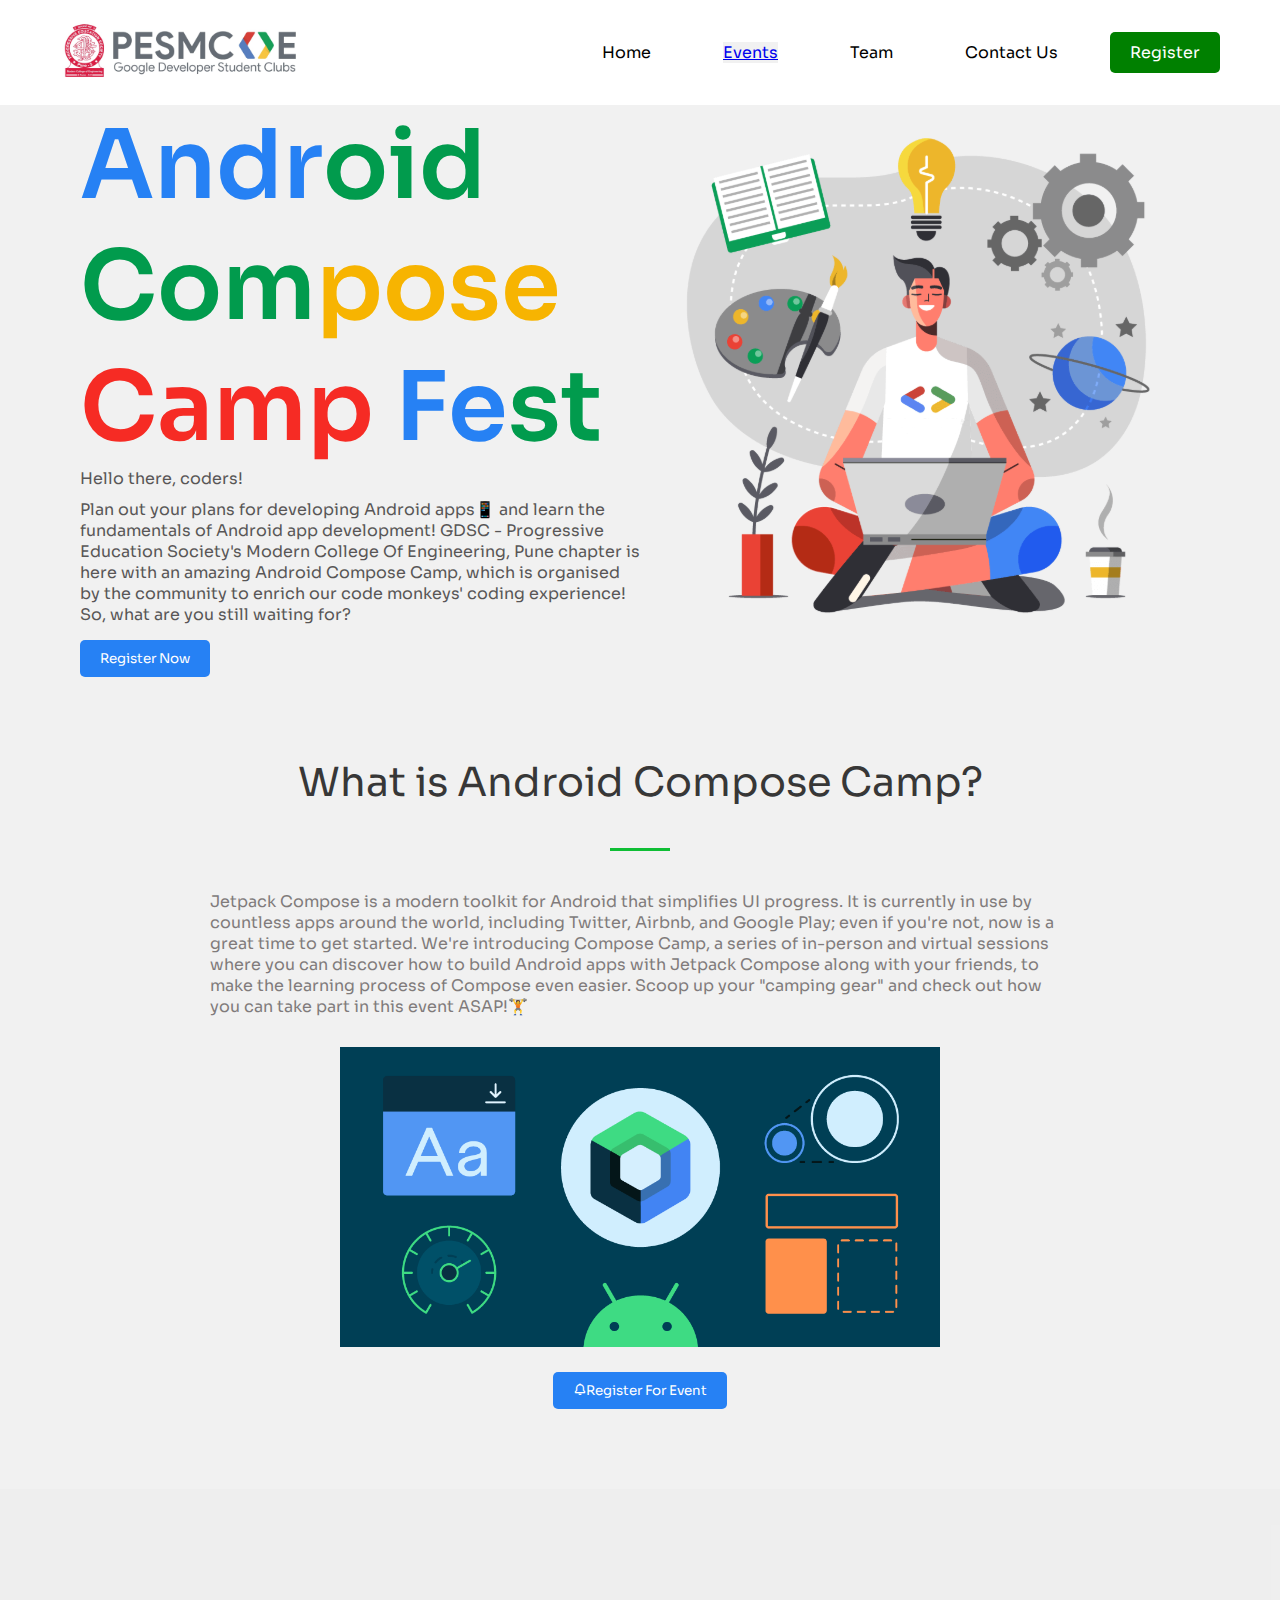
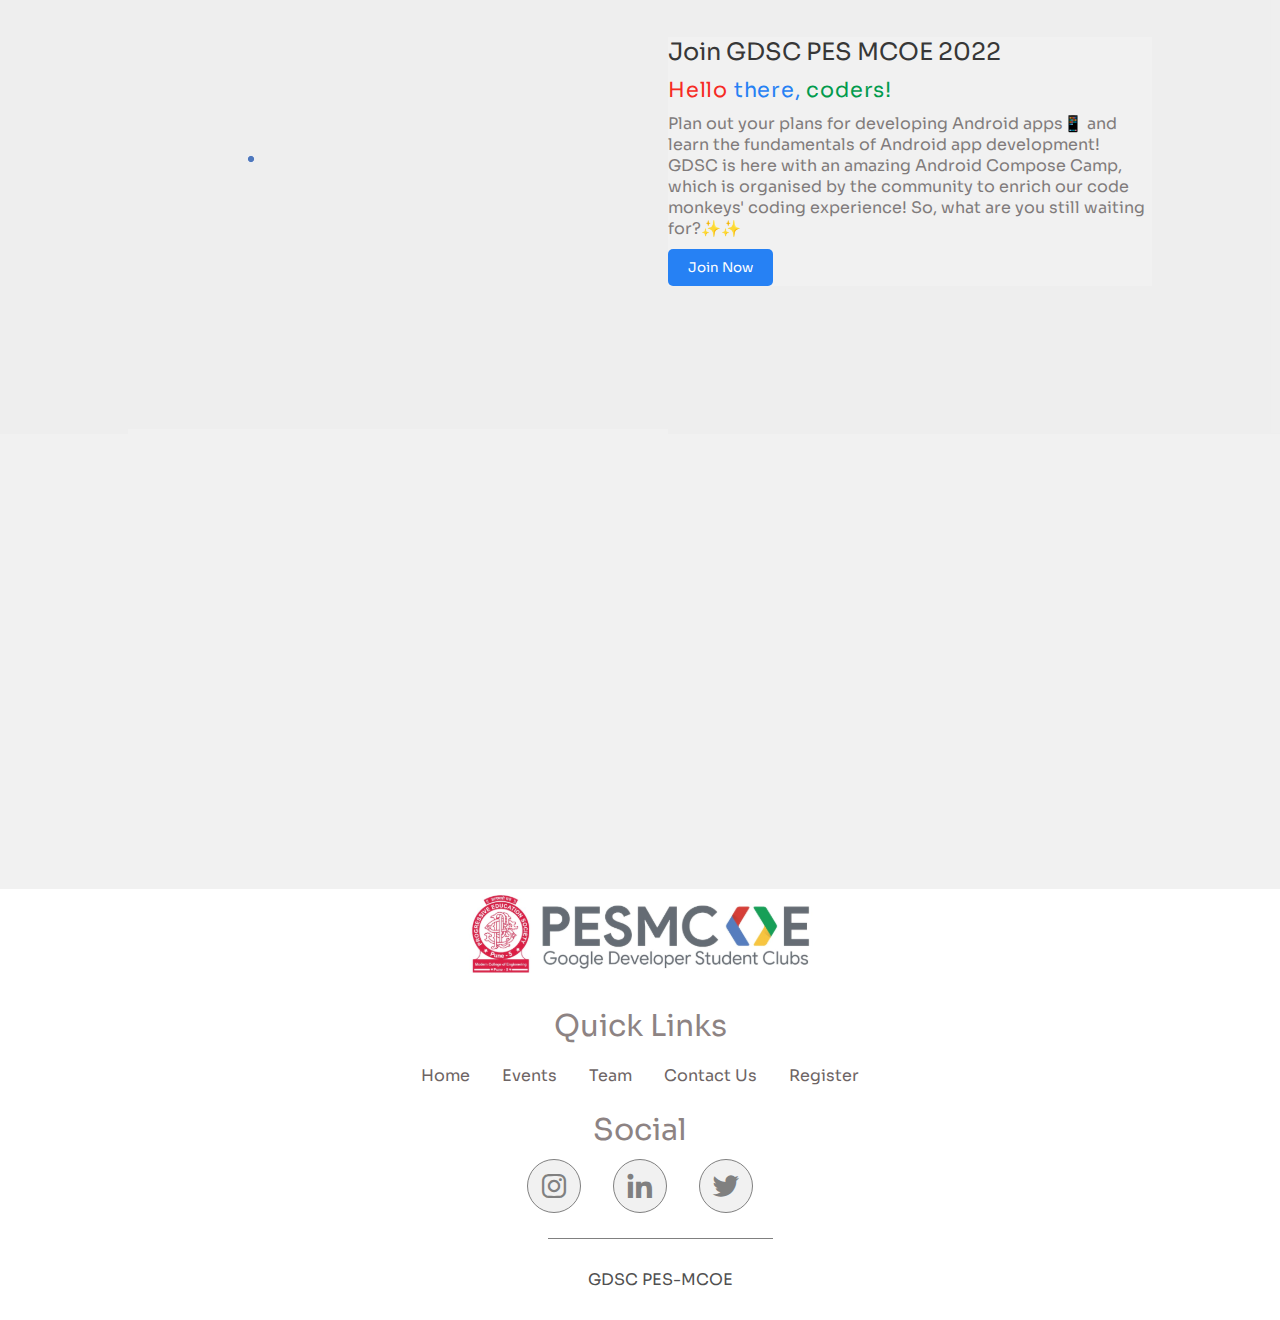
<file: ABC/index.html>
<!DOCTYPE html>
<html lang="en">
  <head>
    <meta charset="UTF-8" />
    <meta http-equiv="X-UA-Compatible" content="IE=edge" />
    <meta name="viewport" content="width=device-width, initial-scale=1.0" />
    <link rel="stylesheet" href="style.css" />
    <link
      href="https://unpkg.com/boxicons@2.1.4/css/boxicons.min.css"
      rel="stylesheet"
    />

    <title>Document</title>
  </head>
  <body>
    <div>
      <div class="navbar">
        <div class="img_div"><img src="./img/logo.svg" /></div>
        <div class="nav_menu">
          <div>Home</div>
          <div><a href="events.html">Events</a></div>
          <div>Team</div>
          <div>Contact Us</div>
          <div class="btn">
            <a href="register.html">Register</a>
          </div>
        </div>
      </div>
      <div class="hero_sec">
        <div>
          <div>
            <div class="heading">
              <div>
                <span class="blue">Andr</span><span class="green">oid</span>
              </div>
              <div>
                <span class="green">Com</span><span class="yellow">pose</span>
              </div>
              <div>
                <span class="red">Camp </span><span class="blue">Fe</span
                ><span class="green">st</span>
              </div>
            </div>
            <div class="gen_info">
              <p class="para">Hello there, coders!</p>
              <p>
                Plan out your plans for developing Android apps📱 and learn the
                fundamentals of Android app development! GDSC - Progressive
                Education Society's Modern College Of Engineering, Pune chapter
                is here with an amazing Android Compose Camp, which is organised
                by the community to enrich our code monkeys' coding experience!
                So, what are you still waiting for?
              </p>
            </div>
            <div class="button_div">
              <button class="btn_1">Register Now</button>
            </div>
          </div>
        </div>
        <div class="hero_img"><img src="./img/home-hero.svg" /></div>
      </div>

      <div class="main_div">
        <div class="span_letters">
          <span>What is </span
          ><span class="span_camp">Android Compose Camp?</span>
        </div>
        <div class="line"></div>
        <div>
          <p>
            Jetpack Compose is a modern toolkit for Android that simplifies UI
            progress. It is currently in use by countless apps around the world,
            including Twitter, Airbnb, and Google Play; even if you're not, now
            is a great time to get started. We're introducing Compose Camp, a
            series of in-person and virtual sessions where you can discover how
            to build Android apps with Jetpack Compose along with your friends,
            to make the learning process of Compose even easier. Scoop up your
            "camping gear" and check out how you can take part in this event
            ASAP!🏋️
          </p>
        </div>
        <div><img src="./img/android-jetpack.png" /></div>
        <div>
          <button class="btn-2">
            <i class="bx bx-bell symbol"></i>Register For Event
          </button>
        </div>
      </div>
    </div>
    <div class="main_last">
      <div>
        <img src="./img/gdsc-logo.gif" />
      </div>
      <div>
        <h3>Join GDSC PES MCOE 2022</h3>
        <div class="color">
          <div>
            <span class="red">Hello </span>

            <span class="blue">there, </span>

            <span class="green">coders!</span>
          </div>
        </div>
        <div>
          <p>
            Plan out your plans for developing Android apps📱 and learn the
            fundamentals of Android app development! GDSC is here with an
            amazing Android Compose Camp, which is organised by the community to
            enrich our code monkeys' coding experience! So, what are you still
            waiting for?✨✨
          </p>
        </div>
        <div>
          <button class="btn-3">Join Now</button>
        </div>
      </div>
    </div>
    <div>
      <div>
        <iframe
          class="maps"
          src="https://www.google.com/maps/embed?pb=!1m18!1m12!1m3!1d3783.0738568129314!2d73.84422261489287!3d18.52556428740607!2m3!1f0!2f0!3f0!3m2!1i1024!2i768!4f13.1!3m3!1m2!1s0x3bc2c07e4111123b%3A0x3f92335c2e5c8400!2sP.E.S.%20Modern%20College%20of%20Engineering!5e0!3m2!1sen!2sin!4v1678296895710!5m2!1sen!2sin"
          width="600"
          height="450"
          style="border: 0"
          allowfullscreen=""
          loading="lazy"
          referrerpolicy="no-referrer-when-downgrade"
        ></iframe>
      </div>
    </div>
    <div class="footer">
      <div class="logo">
        <img src="./img/logo.svg" alt="" />
      </div>
      <div>
        <p class="links">Quick Links</p>
      </div>
      <div class="footer_1">
        <div>Home</div>
        <div>Events</div>
        <div>Team</div>
        <div>Contact Us</div>
        <div>Register</div>
      </div>
      <div>
        <p class="h1">Social</p>
      </div>
      <div class="social_links">
        <div><i class='bx bxl-instagram'></i></div>
        <div><i class='bx bxl-linkedin'></i></div>
        <div><i class='bx bxl-twitter' ></i></div>
      </div>
      <div>
        <p class="copyright">GDSC PES-MCOE</p>
      </div>
    </div>
  </body>
</html>
</file>
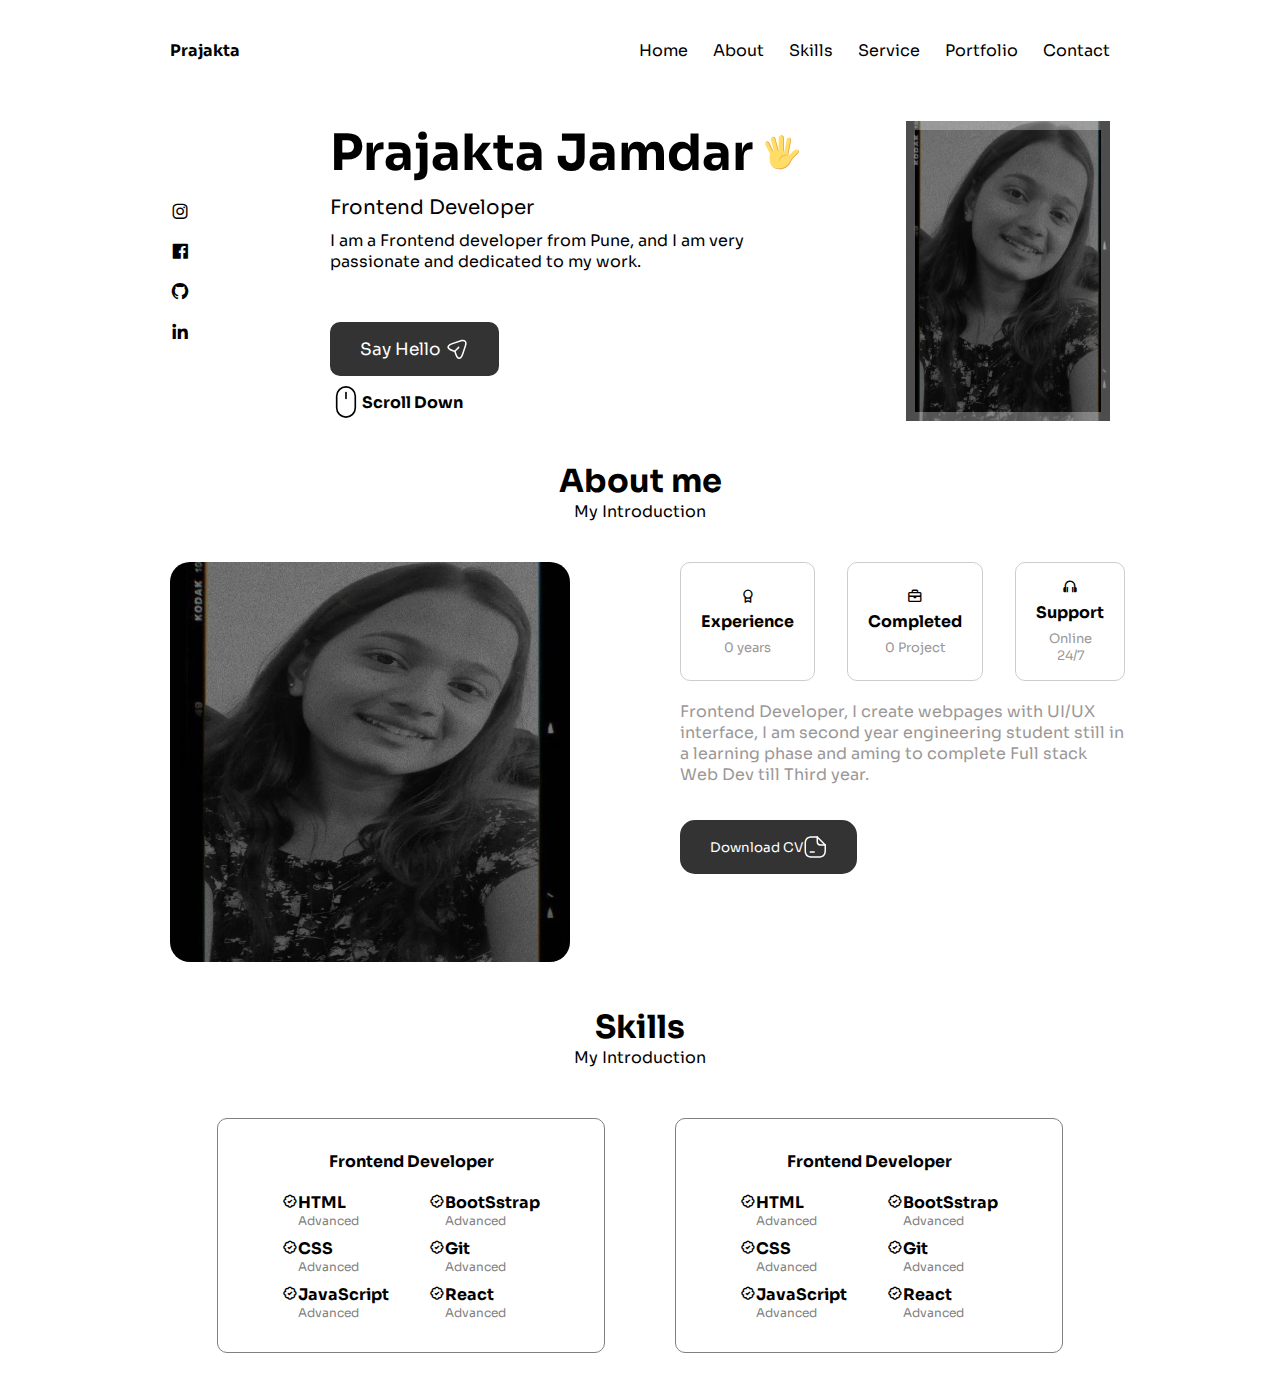
<file: portfolio/index.html>
<!DOCTYPE html>
<html lang="en">
  <head>
    <meta charset="UTF-8" />
    <meta http-equiv="X-UA-Compatible" content="IE=edge" />
    <meta name="viewport" content="width=device-width, initial-scale=1.0" />
    <link rel="stylesheet" href="style.css" />
    <link
      href="https://unpkg.com/boxicons@2.1.4/css/boxicons.min.css"
      rel="stylesheet"
    />

    <title>Document</title>
  </head>
  <body>
    <div class="main">
      <div class="heading">Prajakta</div>
      <div class="nav">
        <div>Home</div>
        <div>About</div>
        <div>Skills</div>
        <div>Service</div>
        <div>Portfolio</div>
        <div>Contact</div>
      </div>
    </div>

    <div class="home">
      <div class="home_links">
        <i class="bx bxl-instagram"></i>
        <i class="bx bxl-facebook-square"></i>
        <i class="bx bxl-github"></i>
        <i class="bx bxl-linkedin"></i>
      </div>
      <div class="home_main">
        <div class="head">
          <h1>
            Prajakta Jamdar
            <svg
              width="36"
              height="36"
              viewBox="0 0 48 48"
              fill="none"
              xmlns="http://www.w3.org/2000/svg"
              class="home__hand"
            >
              <path
                d="M25.4995 32.0305L31.3495 33.1555L36.1495 8.48051C36.4495 6.83051 35.3995 5.18051 33.8245 4.88051C32.1745 4.58051 30.5995 5.70551 30.2995 7.35551L25.4995 32.0305Z"
                fill="#FFDD67"
              ></path>
              <path
                d="M33.8996 4.88018C33.6746 4.80518 33.5246 4.80518 33.2996 4.80518C34.6496 5.33018 35.3996 6.75518 35.0996 8.25518L30.2996 32.9302L31.3496 33.1552L36.1496 8.48018C36.5246 6.75518 35.4746 5.18018 33.8996 4.88018Z"
                fill="#EBA352"
              ></path>
              <path
                d="M19.4995 32.7802H26.5495V5.55518C26.5495 3.53018 24.9745 1.80518 23.0245 1.80518C21.1495 1.80518 19.4995 3.45518 19.4995 5.55518V32.7802Z"
                fill="#FFDD67"
              ></path>
              <path
                d="M23.0995 1.80518C22.9495 1.80518 22.7245 1.80518 22.5745 1.88018C24.2995 2.18018 25.5745 3.68018 25.5745 5.55518V32.8552H26.6245V5.55518C26.6245 3.45518 25.0495 1.80518 23.0995 1.80518Z"
                fill="#EBA352"
              ></path>
              <path
                d="M15.7495 32.7054L21.7495 31.1304L15.2245 6.30541C14.7745 4.58041 13.0495 3.53041 11.3995 3.90541C9.74948 4.35541 8.77448 6.08041 9.22448 7.80541L15.7495 32.7054Z"
                fill="#FFDD67"
              ></path>
              <path
                d="M11.3995 3.90541L10.9495 4.13041C12.4495 4.05541 13.7995 5.03041 14.2495 6.60541L20.7745 31.4304L21.8245 31.1304L15.2245 6.30541C14.7745 4.58041 13.0495 3.53041 11.3995 3.90541Z"
                fill="#EBA352"
              ></path>
              <path
                d="M2.99937 10.355C1.57437 11.03 1.12437 12.83 1.87437 14.33L11.7744 34.055L16.7994 31.505L6.89937 11.78C6.14937 10.28 4.42437 9.68 2.99937 10.355Z"
                fill="#FFDD67"
              ></path>
              <path
                d="M2.99956 10.355C2.84956 10.43 2.69956 10.505 2.54956 10.655C3.82456 10.28 5.24956 10.955 5.92456 12.305L15.8246 32.03L16.7996 31.58L6.89956 11.78C6.14956 10.28 4.42456 9.68 2.99956 10.355Z"
                fill="#EBA352"
              ></path>
              <path
                d="M46.2744 22.2801C45.0744 19.9551 41.3244 20.1051 37.4994 24.3051C34.7994 27.2301 34.2744 28.2051 31.5744 28.1301V25.0551C31.5744 25.0551 25.7994 20.7801 14.3244 22.7301C14.3244 22.7301 7.79945 23.6301 7.79945 27.0801C7.79945 27.0801 6.67445 35.4051 8.99945 40.6551C12.4494 48.4551 30.1494 50.4801 35.6994 37.2051C36.8244 34.5801 39.0744 32.6301 41.0994 30.1551C43.4244 27.1551 47.5494 24.7551 46.2744 22.2801Z"
                fill="#FFDD67"
              ></path>
              <path
                d="M46.2745 22.28C46.0495 21.83 45.7495 21.53 45.3745 21.23C45.4495 21.305 45.5245 21.38 45.5245 21.53C46.7995 24.08 42.6745 26.405 40.1995 29.405C38.1745 31.88 35.9245 33.83 34.7995 36.455C29.9995 47.93 16.0495 47.93 10.1995 42.68C15.5245 48.68 30.5245 49.28 35.5495 37.205C36.6745 34.58 38.9245 32.63 40.9495 30.155C43.4245 27.155 47.5495 24.755 46.2745 22.28ZM32.3245 28.13C27.4495 26.33 18.7495 29.63 19.9495 38.405C19.9495 30.23 27.3745 28.205 31.4245 28.205C32.0245 28.13 32.3245 28.13 32.3245 28.13Z"
                fill="#EBA352"
              ></path>
            </svg>
          </h1>
        </div>
        <div class="home_position">Frontend Developer</div>
        <div>
          <p style="margin-bottom: 50px">
            I am a Frontend developer from Pune, and I am very passionate and
            dedicated to my work.
          </p>
        </div>
        <div class="home_button">
          <button>
            Say Hello
            <svg
              class="button__icon"
              xmlns="http://www.w3.org/2000/svg"
              width="24"
              height="24"
              viewBox="0 0 24 24"
              fill="#000"
            >
              <path
                d="M14.2199 21.9352C13.0399 21.9352 11.3699
                                21.1052 10.0499 17.1352L9.32988 14.9752L7.16988
                                14.2552C3.20988 12.9352 2.37988 11.2652 2.37988
                                10.0852C2.37988 8.91525 3.20988 7.23525 7.16988
                                5.90525L15.6599 3.07525C17.7799 2.36525 19.5499
                                2.57525 20.6399 3.65525C21.7299 4.73525 21.9399
                                6.51525 21.2299 8.63525L18.3999 17.1252C17.0699
                                21.1052 15.3999 21.9352 14.2199 21.9352ZM7.63988
                                7.33525C4.85988 8.26525 3.86988 9.36525 3.86988
                                10.0852C3.86988 10.8052 4.85988 11.9052 7.63988
                                12.8252L10.1599 13.6652C10.3799 13.7352 10.5599
                                13.9152 10.6299 14.1352L11.4699 16.6552C12.3899
                                19.4352 13.4999 20.4252 14.2199 20.4252C14.9399
                                20.4252 16.0399 19.4352 16.9699 16.6552L19.7999
                                8.16525C20.3099 6.62525 20.2199 5.36525 19.5699
                                4.71525C18.9199 4.06525 17.6599 3.98525 16.1299
                                4.49525L7.63988 7.33525Z"
                fill="#fff"
              ></path>
              <path
                d="M10.11 14.7052C9.92005 14.7052 9.73005
                                14.6352 9.58005 14.4852C9.29005 14.1952 9.29005
                                13.7152 9.58005 13.4252L13.16 9.83518C13.45
                                9.54518 13.93 9.54518 14.22 9.83518C14.51
                                10.1252 14.51 10.6052 14.22 10.8952L10.64
                                14.4852C10.5 14.6352 10.3 14.7052 10.11
                                14.7052Z"
                fill="#fff"
              ></path>
            </svg>
          </button>
        </div>
        <div class="home_scroll">
          <svg
            width="32px"
            height="32px"
            class="home__scroll-mouse"
            viewBox="0 0 247 390"
            version="1.1"
            xmlns="http://www.w3.org/2000/svg"
            xmlns:xlink="http://www.w3.org/1999/xlink"
            style="
              fill-rule: evenodd;
              clip-rule: evenodd;
              stroke-linecap: round;
              stroke-linejoin: round;
              stroke-miterlimit: 1.5;
            "
          >
            <path
              class="wheel"
              d="M123.359,79.775l0,72.843"
              style="fill: none; stroke: rgb(0, 0, 0); stroke-width: 20px"
            ></path>
            <path
              id="mouse"
              d="M236.717,123.359c0,-62.565
                            -50.794,-113.359 -113.358,-113.359c-62.565,0
                            -113.359,50.794 -113.359,113.359l0,143.237c0,62.565
                            50.794,113.359 113.359,113.359c62.564,0
                            113.358,-50.794 113.358,-113.359l0,-143.237Z"
              style="fill: none; stroke: rgb(0, 0, 0); stroke-width: 20px"
            ></path>
          </svg>
          <span>Scroll Down</span>
        </div>
      </div>
      <div class="home__img"></div>
    </div>

    <div style="text-align: center; padding: 20px">
      <h1>About me</h1>
      <span>My Introduction</span>
    </div>
    <div class="about">
      <div>
        <img src="./Praju.jpg" alt="" />
      </div>
      <div class="about_main">
        <div class="about_flex">
          <div class="about_skill">
            <i class="bx bx-award"></i>
            <span style="font-weight: bold">Experience</span>
            <span style="font-size: 13px; color: rgb(155, 151, 151)"
              >0 years</span
            >
          </div>

          <div class="about_skill">
            <i class="bx bx-briefcase"></i>
            <span style="font-weight: bold">Completed</span>
            <span style="font-size: 13px; color: rgb(155, 151, 151)"
              >0 Project</span
            >
          </div>

          <div class="about_skill">
            <i class="bx bx-headphone"></i>
            <span style="font-weight: bold">Support</span>
            <span style="font-size: 13px; color: rgb(155, 151, 151)">
              Online 24/7</span
            >
          </div>
        </div>
        <div>
          <p style="color: rgb(155, 151, 151); margin-top: 20px">
            Frontend Developer, I create webpages with UI/UX interface, I am
            second year engineering student still in a learning phase and aming
            to complete Full stack Web Dev till Third year.
          </p>
        </div>
        <div class="download_btn">
          <button>
            Download CV
            <svg
              class="button__icon"
              xmlns="http://www.w3.org/2000/svg"
              width="24"
              height="24"
              viewBox="0 0 24 24"
              fill="none"
            >
              <path
                d="M15.25 22.7502H9.25C3.82 22.7502 1.5 20.4302 1.5 15.0002V9.00024C1.5 3.57024 3.82 1.25024 9.25 1.25024H14.25C14.66 1.25024 15 1.59024 15 2.00024C15 2.41024 14.66 2.75024 14.25 2.75024H9.25C4.64 2.75024 3 4.39024 3 9.00024V15.0002C3 19.6102 4.64 21.2502 9.25 21.2502H15.25C19.86 21.2502 21.5 19.6102 21.5 15.0002V10.0002C21.5 9.59024 21.84 9.25024 22.25 9.25024C22.66 9.25024 23 9.59024 23 10.0002V15.0002C23 20.4302 20.68 22.7502 15.25 22.7502Z"
                fill="#fff"
              ></path>
              <path
                d="M22.25 10.7502H18.25C14.83 10.7502 13.5 9.42023 13.5 6.00023V2.00023C13.5 1.70023 13.68 1.42023 13.96 1.31023C14.24 1.19023 14.56 1.26023 14.78 1.47023L22.78 9.47023C22.99 9.68023 23.06 10.0102 22.94 10.2902C22.82 10.5702 22.55 10.7502 22.25 10.7502ZM15 3.81023V6.00023C15 8.58023 15.67 9.25023 18.25 9.25023H20.44L15 3.81023Z"
                fill="#fff"
              ></path>
              <path
                d="M13.25 13.7502H7.25C6.84 13.7502 6.5 13.4102 6.5 13.0002C6.5 12.5902 6.84 12.2502 7.25 12.2502H13.25C13.66 12.2502 14 12.5902 14 13.0002C14 13.4102 13.66 13.7502 13.25 13.7502Z"
                fill="##fff"
              ></path>
              <path
                d="M11.25 17.7502H7.25C6.84 17.7502 6.5 17.4102 6.5 17.0002C6.5 16.5902 6.84 16.2502 7.25 16.2502H11.25C11.66 16.2502 12 16.5902 12 17.0002C12 17.4102 11.66 17.7502 11.25 17.7502Z"
                fill="#fff"
              ></path>
            </svg>
          </button>
        </div>
      </div>
    </div>
    <div style="text-align: center; padding: 20px">
      <h1>Skills</h1>
      <span>My Introduction</span>
    </div>
    <div class="skill_flex">
      <div class="front_skill">
        <div style="text-align: center; margin-bottom: 20px;"><strong>Frontend Developer</strong></div>
        <div class="multiple_skill">
          <div class="pruthvi">
            <div style="display: flex">
              <div><i class="bx bx-badge-check"></i></div>
              <div style="display: flex; flex-direction: column">
                <b>HTML</b>
                <span style="font-size: 12px; color: gray">Advanced</span>
              </div>
            </div>
            <div style="display: flex">
              <div><i class="bx bx-badge-check"></i></div>
              <div style="display: flex; flex-direction: column">
                <b>CSS</b>
                <span style="font-size: 12px; color: gray">Advanced</span>
              </div>
            </div>
            <div style="display: flex">
              <div><i class="bx bx-badge-check"></i></div>
              <div style="display: flex; flex-direction: column">
                <b>JavaScript</b>
                <span style="font-size: 12px; color: gray">Advanced</span>
              </div>
            </div>
          </div>

          <div class="pruthvi">
            <div style="display: flex;">
              <div><i class="bx bx-badge-check"></i></div>
              <div style="display: flex; flex-direction: column;">
                <b>BootSstrap</b>
                <span style="font-size: 12px; color: gray">Advanced</span>
              </div>
            </div>
            <div style="display: flex">
              <div><i class="bx bx-badge-check"></i></div>
              <div style="display: flex; flex-direction: column">
                <b>Git</b>
                <span style="font-size: 12px; color: gray">Advanced</span>
              </div>
            </div>
            <div style="display: flex">
              <div><i class="bx bx-badge-check"></i></div>
              <div style="display: flex; flex-direction: column">
                <b>React</b>
                <span style="font-size: 12px; color: gray">Advanced</span>
              </div>
            </div>
          </div>
        </div>
      </div>
    <div>
      <div class="front_skill">
        <div style="text-align: center; margin-bottom: 20px;"><strong>Frontend Developer</strong></div>
        <div class="multiple_skill">
          <div class="pruthvi">
            <div style="display: flex">
              <div><i class="bx bx-badge-check"></i></div>
              <div style="display: flex; flex-direction: column">
                <b>HTML</b>
                <span style="font-size: 12px; color: gray">Advanced</span>
              </div>
            </div>
            <div style="display: flex">
              <div><i class="bx bx-badge-check"></i></div>
              <div style="display: flex; flex-direction: column">
                <b>CSS</b>
                <span style="font-size: 12px; color: gray">Advanced</span>
              </div>
            </div>
            <div style="display: flex">
              <div><i class="bx bx-badge-check"></i></div>
              <div style="display: flex; flex-direction: column">
                <b>JavaScript</b>
                <span style="font-size: 12px; color: gray">Advanced</span>
              </div>
            </div>
          </div>

          <div class="pruthvi">
            <div style="display: flex">
              <div><i class="bx bx-badge-check"></i></div>
              <div style="display: flex; flex-direction: column">
                <b>BootSstrap</b>
                <span style="font-size: 12px; color: gray">Advanced</span>
              </div>
            </div>
            <div style="display: flex">
              <div><i class="bx bx-badge-check"></i></div>
              <div style="display: flex; flex-direction: column">
                <b>Git</b>
                <span style="font-size: 12px; color: gray">Advanced</span>
              </div>
            </div>
            <div style="display: flex">
              <div><i class="bx bx-badge-check"></i></div>
              <div style="display: flex; flex-direction: column">
                <b>React</b>
                <span style="font-size: 12px; color: gray">Advanced</span>
              </div>
            </div>
          </div>
        </div>
      </div>
    </div>
  </body>
</html>
</file>
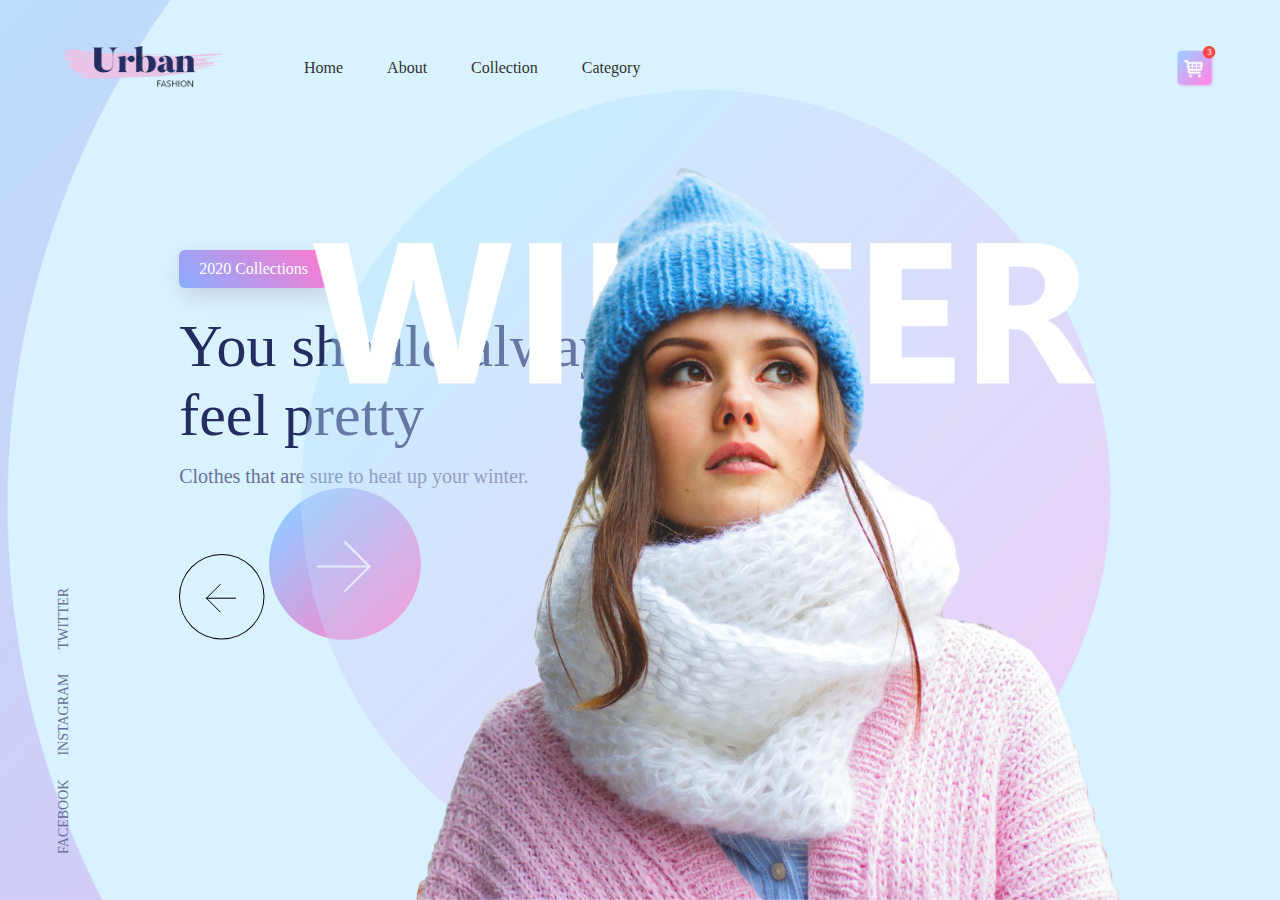
<file: project/index.html>
<html>
    <head>
        <title>Website</title>
        <link rel="stylesheet" href="style.css">
    </head>
<body>
    <div class="container">
    <div class="navbar">
        <img src="./img/logo.png" class="logo">
        <nav>
            <ul>
                <li><a href="">Home</a></li>
                <li><a href="">About</a></li>
                <li><a href="">Collection</a></li>
                <li><a href="">Category</a></li>
            </ul>
        </nav>
        <img src="./img/cart.png" class="cart">

    </div>
    <div class="content">
        <a href="" class="btn">2020 Collections</a>
        <h1>You should always<br> feel pretty</h1>
        <p>Clothes that are sure to heat up your winter.</p>

       <div class="arrow-icon">
        <img src="./img/back-arrow.png" >
        <img src="./img/next-arrow.png" >

       </div>
    </div>
    <img src="./img/img.png" class="feature-img">

    <div class="social-links">
        <a href="">FACEBOOK</a>
        <a href="">INSTAGRAM</a>
        <a href="">TWITTER</a>

    </div>

</div>
</body>
</html>
</file>
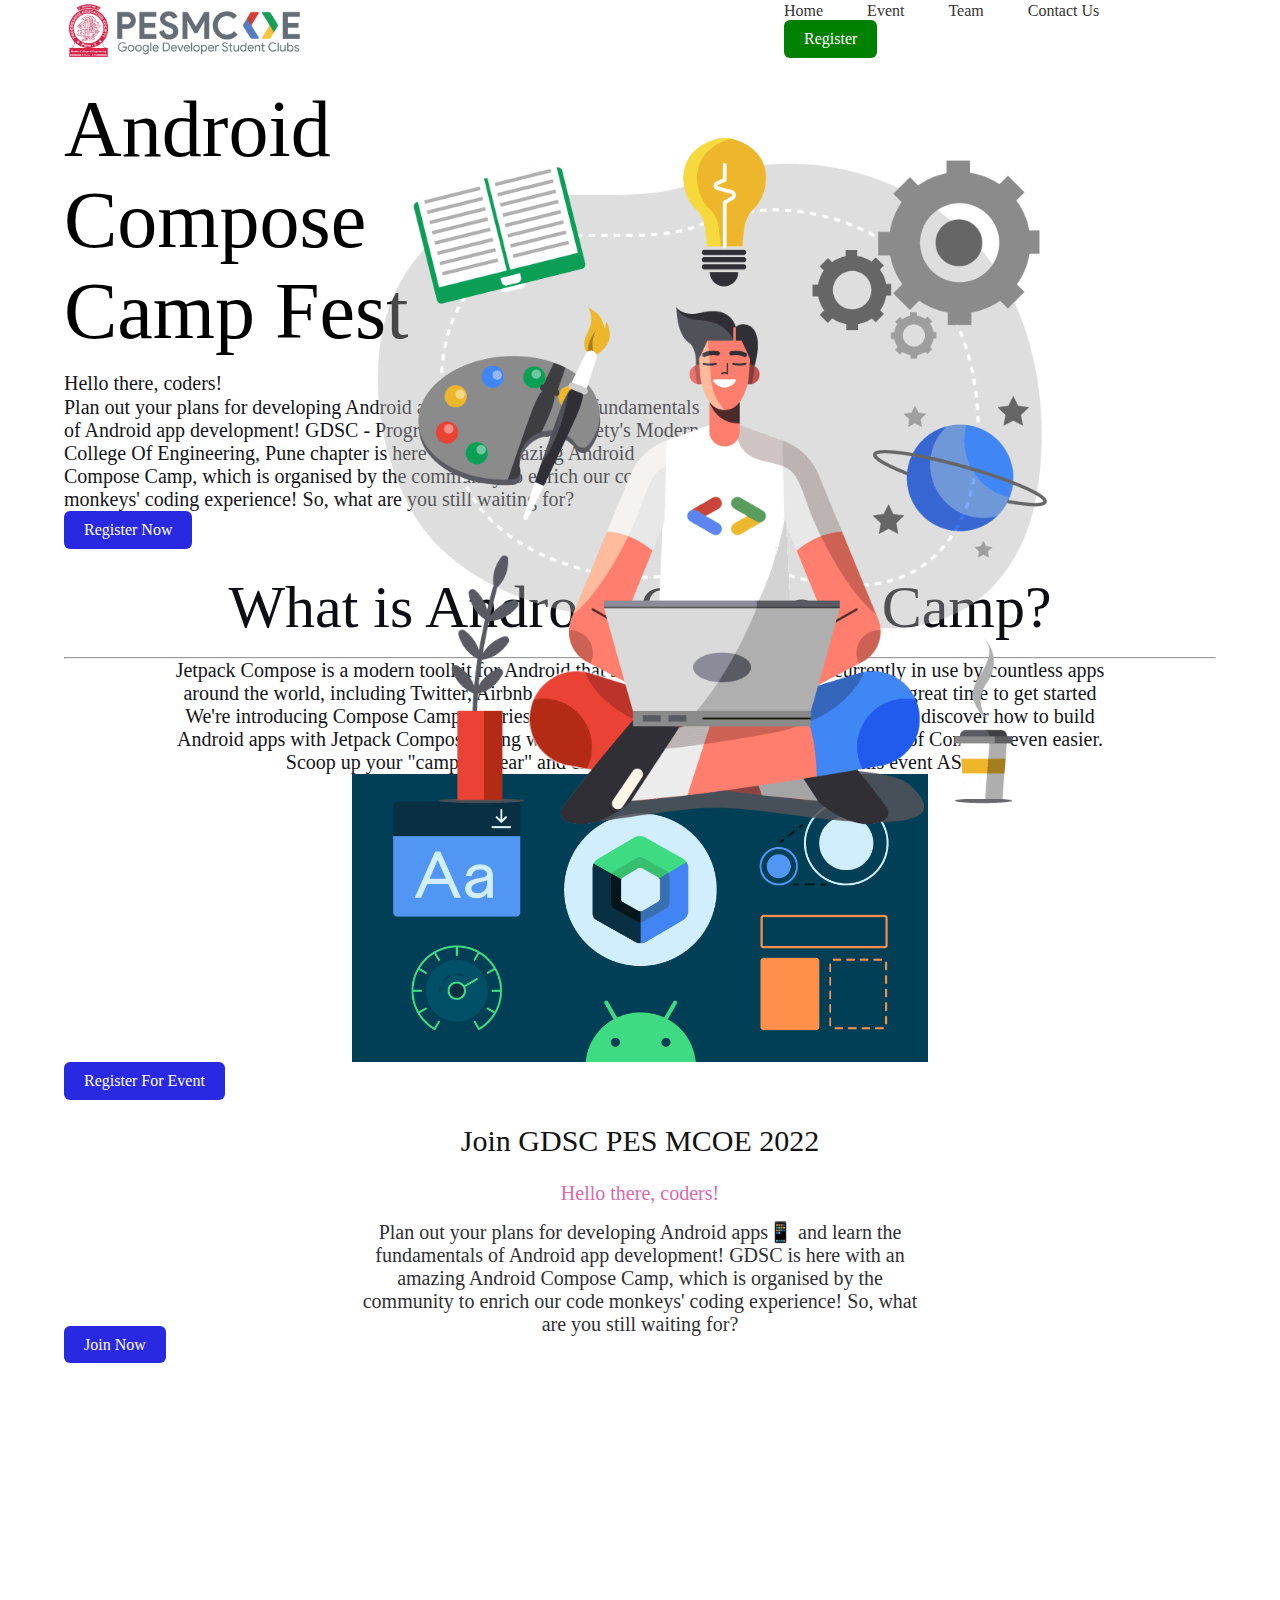
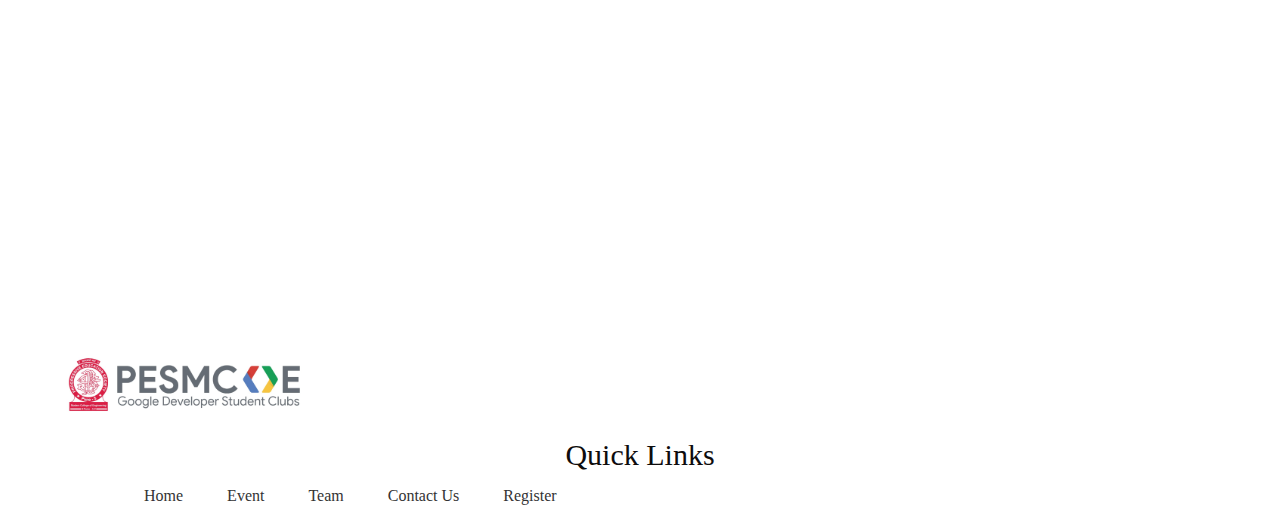
<file: project1/index.html>
<html>
    <head>
        <title>Website</title>
        <link rel="stylesheet" href="style.css">
    </head>
<body>
    <div class="container">
        <div class="bgcolor">
        <div class="navbar">
            <img src="./img/logo.svg" >
            <nav>
                <ul>
                    <li><a href="">Home</a></li>
                    <li><a href="">Event</a></li>
                    <li><a href="">Team</a></li>
                    <li><a href="">Contact Us</a></li>
                    <li><a href="" class="btn">Register</a></li> 
                </ul>
            </nav>
        </div>
        <div class="content">
            <h1>Android<br>
                Compose<br>
                Camp Fest</h1>
            <p>Hello there, coders! <br>
                Plan out your plans for developing Android apps📱 and learn the fundamentals<br>
                of Android app development! GDSC - Progressive Education Society's Modern<br>
                College Of Engineering, Pune chapter is here with an amazing Android<br>
                 Compose Camp, which is organised by the community to enrich our code<br>
                 monkeys' coding experience! So, what are you still waiting for?</p>
                 <a href="" class="btn-1">Register Now</a>
        </div>
        <img src="./img/home-hero.svg" class="feature-img">
    </div>
       <div class="line">
        <h1>What is Android Compose Camp?</h1>
        <hr>
        <p>
            Jetpack Compose is a modern toolkit for Android that simplifies UI progress. It is currently in
             use by countless apps <br>around the world, including Twitter, Airbnb, and Google Play; even 
             if you're not, now is a great time to get started<br>We're introducing Compose Camp, a series 
             of in-person and virtual sessions where you can discover how to build<br>
              Android apps with Jetpack Compose along with your friends, to make the learning process 
              of Compose even easier. <br>Scoop up your "camping gear" and check out how you can take part
             in this event ASAP!
        
        </p>
       </div>
       <img src="./img/android-jetpack.png" class="icon">
       <a href="" class="btn-2">Register For Event</a>


       <div class="main">
        <h3>Join GDSC PES MCOE 2022</h3>
        <h4>Hello there, coders! </h4>
        <p>Plan out your plans for developing Android apps📱 and learn the<br>
             fundamentals of Android app development! GDSC is here with an<br>
              amazing Android Compose Camp, which is organised by the <br>
              community to enrich our code monkeys' coding experience! So, what<br>
               are you still waiting for?</p>
        <a href="" class="btn-3">Join Now</a>
    </div>
        <iframe src="https://www.google.com/maps/embed?pb=!1m18!1m12!1m3!1d3783.0738568129314!2d73.84422261489287!3d18.52556428740607!2m3!1f0!2f0!3f0!3m2!1i1024!2i768!4f13.1!3m3!1m2!1s0x3bc2c07e4111123b%3A0x3f92335c2e5c8400!2sP.E.S.%20Modern%20College%20of%20Engineering!5e0!3m2!1sen!2sin!4v1678128250256!5m2!1sen!2sin" 
        width="600" height="600" style="border:0;" allowfullscreen="" loading="lazy" 
        referrerpolicy="no-referrer-when-downgrade"></iframe>

       <div class="demo">
        <img src="./img/logo.svg"  >
        <h3>Quick Links</h3>
        <nav>
            <ul>
                <li><a href="">Home</a></li>
                <li><a href="">Event</a></li>
                <li><a href="">Team</a></li>
                <li><a href="">Contact Us</a></li>
                <li><a href="" class="btn">Register</a></li> 
            </ul>
        </nav>
       </div>
    </div>
</body>
</file>
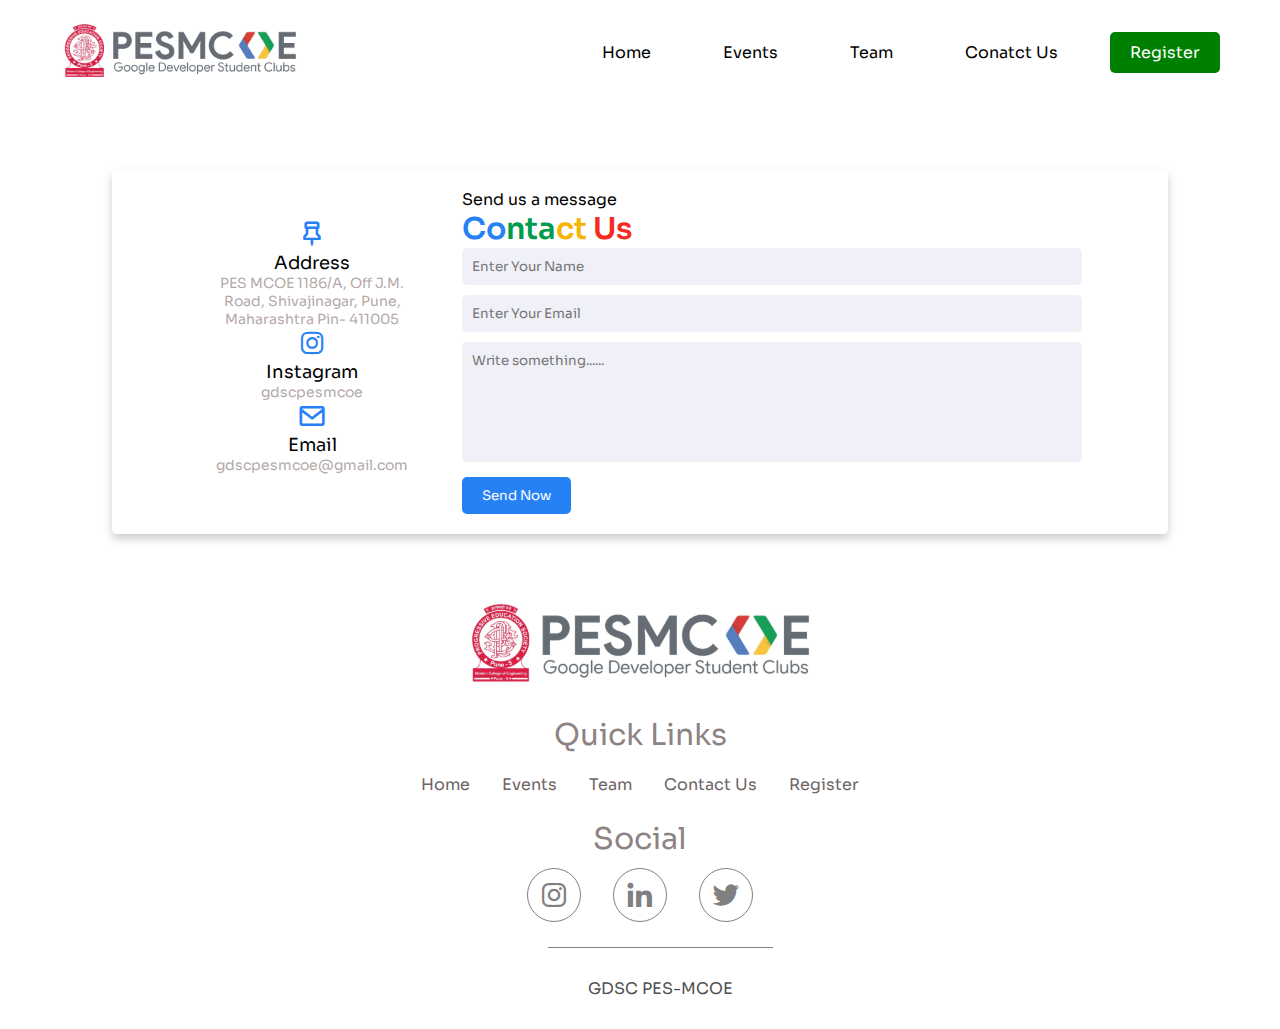
<file: ABC/contact.html>
<!DOCTYPE html>
<html lang="en">
  <head>
    <meta charset="UTF-8" />
    <meta http-equiv="X-UA-Compatible" content="IE=edge" />
    <meta name="viewport" content="width=device-width, initial-scale=1.0" />
    <link rel="stylesheet" href="style2.css" />
    <link
      href="https://unpkg.com/boxicons@2.1.4/css/boxicons.min.css"
      rel="stylesheet"
      />

    <title>Document</title>
  </head>
  <body>
    <div>
      <div class="navbar">
        <div class="img_div"><img src="./img/logo.svg" /></div>
        <div class="nav_menu">
          <div>Home</div>
          <div><a href="events.html">Events</a></div>
          <div>Team</div>
          <div > <a href="contact.html">Conatct Us</a></div>
          <div class="btn">
            <a href="register.html">Register</a>
          </div>
        </div>
      </div>

      <div class="contact">
        <div class="contact_social">
          <div>
            <div><i class='bx bx-pin'></i></div>
            <div class="contact_head">Address</div>
            <div class="contact_info">PES MCOE 1186/A, Off J.M. Road, Shivajinagar, Pune, Maharashtra
              Pin- 411005</div>
          </div>
          <div>
            <div><i class='bx bxl-instagram'></i></div>
            <div class="contact_head">Instagram</div>
            <div class="contact_info">gdscpesmcoe </div>
          </div>
          <div>
            <div><i class='bx bx-envelope'></i></div>
            <div class="contact_head">Email</div>
            <div class="contact_info">gdscpesmcoe@gmail.com </div>
          </div>
        </div>
        <div>
          <div>
            <p>Send us a message</p>
            <div class="contact_main">
              <span class="blue">Co</span><span class="green">nta</span><span
                class="yellow">ct</span>
              <span class="red">Us</span>
            </div>
          </div>
          <div class="contact_inputmain">
            <div class="contact_input">
              <input type="text" placeholder="Enter Your Name">

            </div>
            <div class="contact_input">
              <input type="text" placeholder="Enter Your Email">

            </div>
            <div>
              <textarea name="" id="" cols="30" rows="10" placeholder="Write something......"></textarea>
            </div>
          </div>
          <button class="contact_btn">Send Now</button>
        </div>
      </div>
















      <div class="footer">
        <div class="logo">
          <img src="./img/logo.svg" alt="" />
        </div>
        <div>
          <p class="links">Quick Links</p>
        </div>
        <div class="footer_1">
          <div>Home</div>
          <div>Events</div>
          <div>Team</div>
          <div>Contact Us</div>
          <div>Register</div>
        </div>
        <div>
          <p class="h1">Social</p>
        </div>
        <div class="social_links">
          <div><i class='bx bxl-instagram'></i></div>
          <div><i class='bx bxl-linkedin'></i></div>
          <div><i class='bx bxl-twitter'></i></div>
        </div>
        <div>
          <p class="copyright">GDSC PES-MCOE</p>
        </div>
      </div>
    </body>
  </html>
</file>
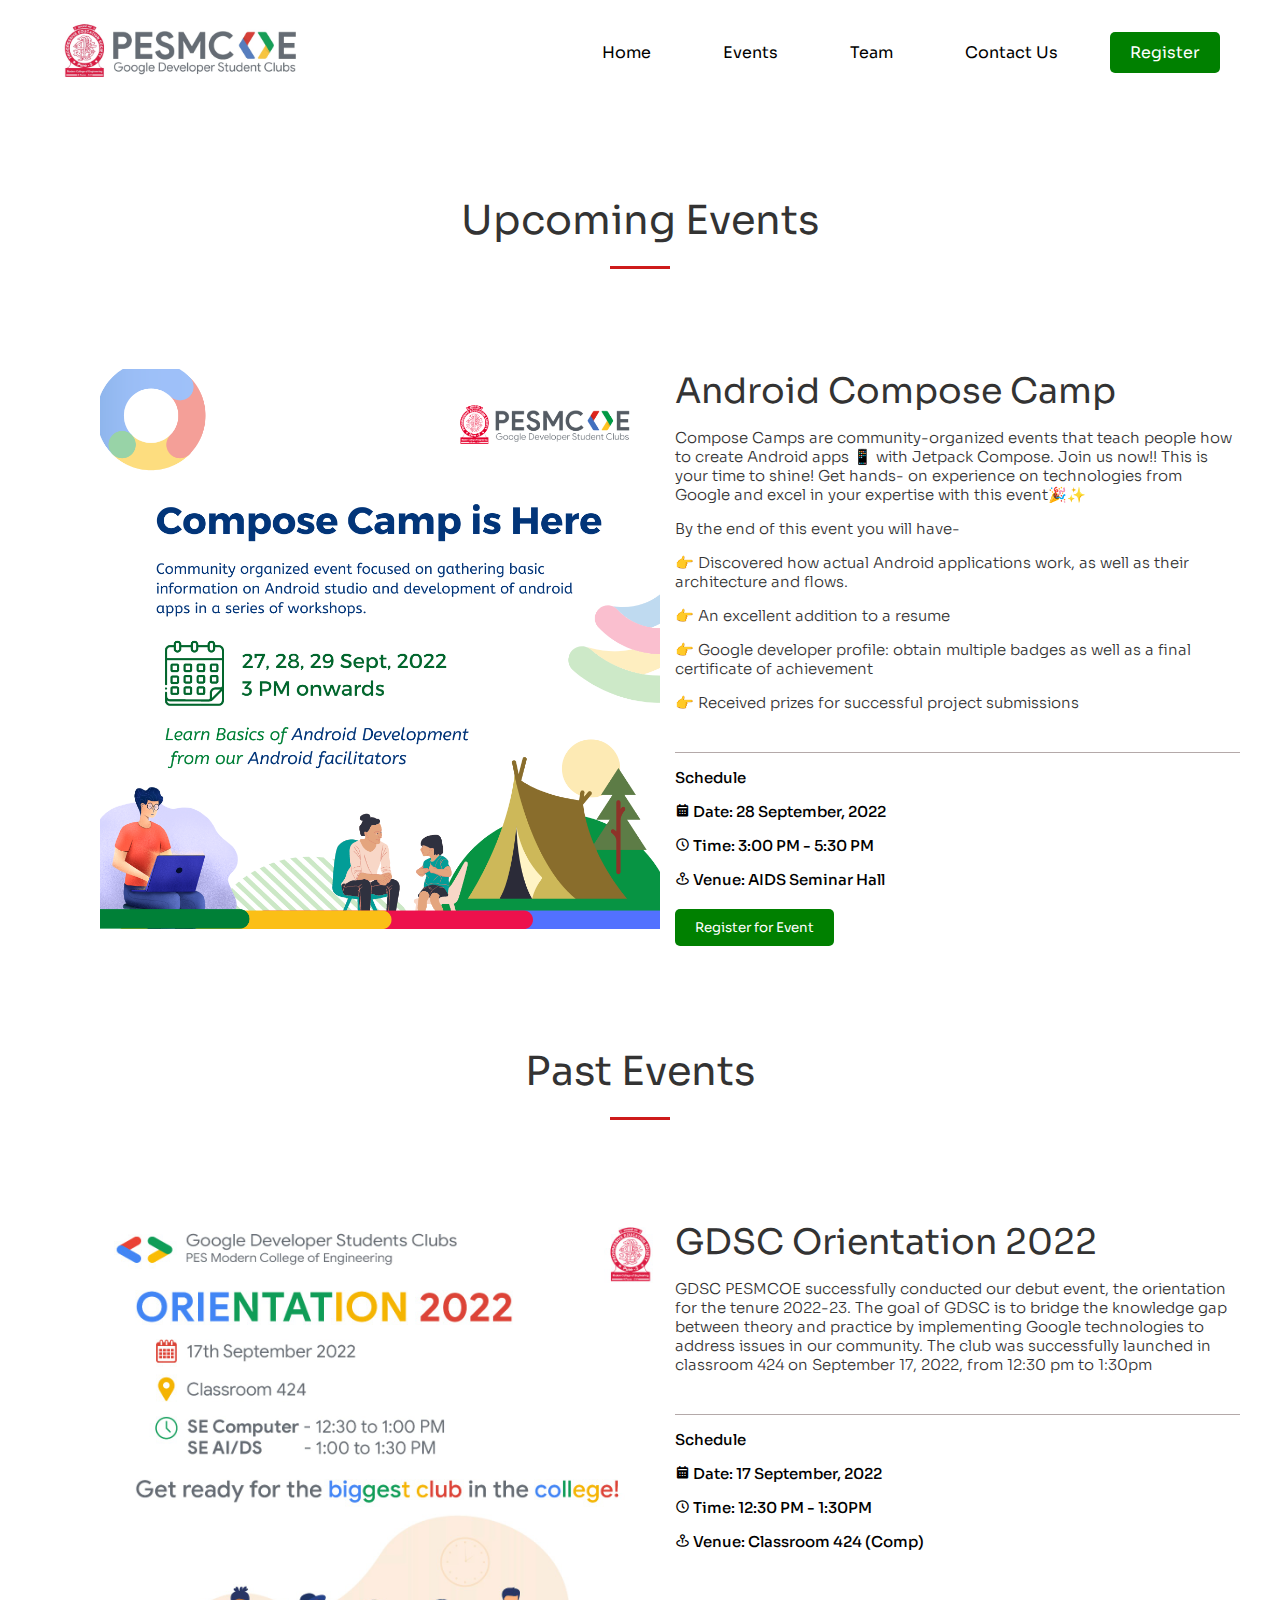
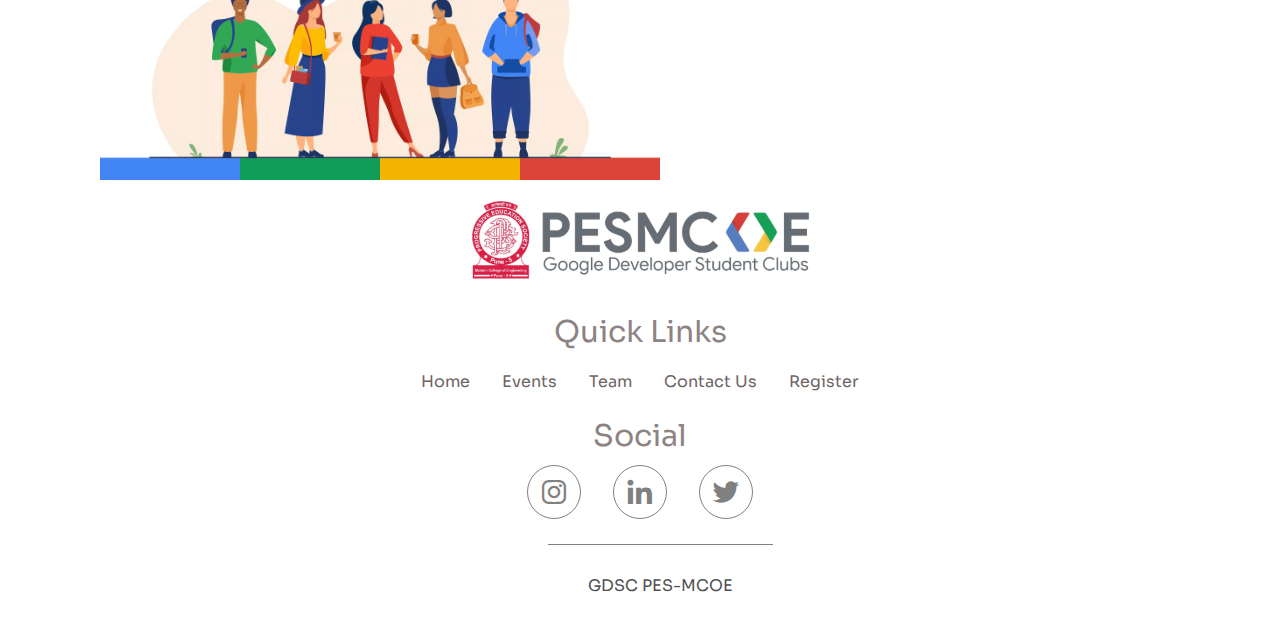
<file: ABC/events.html>
<!DOCTYPE html>
<html lang="en">
  <head>
    <meta charset="UTF-8" />
    <meta http-equiv="X-UA-Compatible" content="IE=edge" />
    <meta name="viewport" content="width=device-width, initial-scale=1.0" />
    <link rel="stylesheet" href="style1.css" />
    <link
      href="https://unpkg.com/boxicons@2.1.4/css/boxicons.min.css"
      rel="stylesheet"
    />

    <title>Document</title>
  </head>
  <body>
    <div>
      <div class="navbar">
        <div class="img_div"><img src="./img/logo.svg" /></div>
        <div class="nav_menu">
          <div><a href="index.html">Home</a></div>
          <div><a href="events.html">Events</a></div>
          <div>Team</div>
          <div><a href="contact.html">Contact Us</a></div>
          <div class="btn">
            <a href="register.html">Register</a>
          </div>
        </div>
      </div>




      <div class="event">
        <div class="upcoming">
            <p>Upcoming Events</p>
        </div>
        <div class="new_line">

        </div>
      </div>

      <div class="event_1">
        <div class="img_1">
            <img src="./img/android-compose-camp-event.png" >
        </div>
        <div class="para_1">
            <div>
                <h2  >
                    Android Compose Camp
                </h2>
            </div>

            <div>
                <p>
                    Compose Camps are community-organized events that teach people how to create Android apps 📱
                     with Jetpack Compose. Join us now!! This is your time to shine! Get hands- on experience on
                      technologies from Google and excel in your expertise with this event🎉✨
                </p>
                <p>
                    By the end of this event you will have-
                </p>
                <p>
                    👉 Discovered how actual Android applications work, as well as their architecture and flows.
                </p>
                <p>
                    👉 An excellent addition to a resume
                </p>
                <p>👉 Google developer profile: obtain multiple badges as well as a final 
                    certificate of achievement</p>
                    <p>
                        👉 Received prizes for successful project submissions
                    </p>
                <div class="line_3"></div>
            </div>
                <div >
                <div>
                    <p class="schedule">
                        Schedule
                    </p>
                </div>
                <div>
                   
                    <p class="schedule">
                        <i class='bx bxs-calendar'></i>
                        Date: 28 September, 2022
                    </p>

                </div>
                <div>
                    <p class="schedule">
                        <i class='bx bx-time-five'></i>
                        Time: 3:00 PM - 5:30 PM</p>
                </div>
                <div>
                    <p class="schedule">
                        <i class='bx bx-map-pin'></i>
                        Venue: AIDS Seminar Hall</p>
                </div>
                <div>
                    <button class="btn_5">Register for Event</button>
                </div>
            </div>
            </div>
        
      </div>




      <div class="event">
        <div class="upcoming">
            <p>Past Events</p>
        </div>
        <div class="new_line">

        </div>
      </div>

      <div class="event_1">
        <div class="img_1">
            <img src="./img/orientation.jpeg" >
        </div>
        <div class="para_2">
            <div>
                <h2>
                    GDSC Orientation 2022
                </h2>
            </div>

            <div class="para_3">
                <p>
                    GDSC PESMCOE successfully conducted our debut event, the orientation for the tenure 2022-23.
                     The goal of GDSC is to bridge the knowledge gap between theory and practice by implementing
                      Google technologies to address issues in our community. The club was successfully launched
                       in classroom 424 on September 17, 2022, from 12:30 pm to 1:30pm


                </p>
                
                <div class="line_3"></div>
                <div>
                    <p class="schedule">
                        Schedule
                    </p>
                </div>
                <div>
                   
                    <p class="schedule">
                        <i class='bx bxs-calendar'></i>
                        Date: 17 September, 2022
                    </p>

                </div>
                <div>
                    <p class="schedule">
                        <i class='bx bx-time-five'></i>
                        Time: 12:30 PM - 1:30PM
                    </p>
                </div>
                <div>
                    <p class="schedule" >
                        <i class='bx bx-map-pin'></i>
                        Venue: Classroom 424 (Comp)</p>
                </div>
                
            </div>
        </div>
      </div>
    



    <div class="footer">
      <div class="logo">
        <img src="./img/logo.svg" alt="" />
      </div>
      <div>
        <p class="links">Quick Links</p>
      </div>
      <div class="footer_1">
        <div>Home</div>
        <div>Events</div>
        <div>Team</div>
        <div>Contact Us</div>
        <div>Register</div>
      </div>
      <div>
        <p class="h1">Social</p>
      </div>
      <div class="social_links">
        <div><i class='bx bxl-instagram'></i></div>
        <div><i class='bx bxl-linkedin'></i></div>
        <div><i class='bx bxl-twitter' ></i></div>
      </div>
      <div>
        <p class="copyright">GDSC PES-MCOE</p>
      </div>
    </div>
  </body>
</html>
</file>
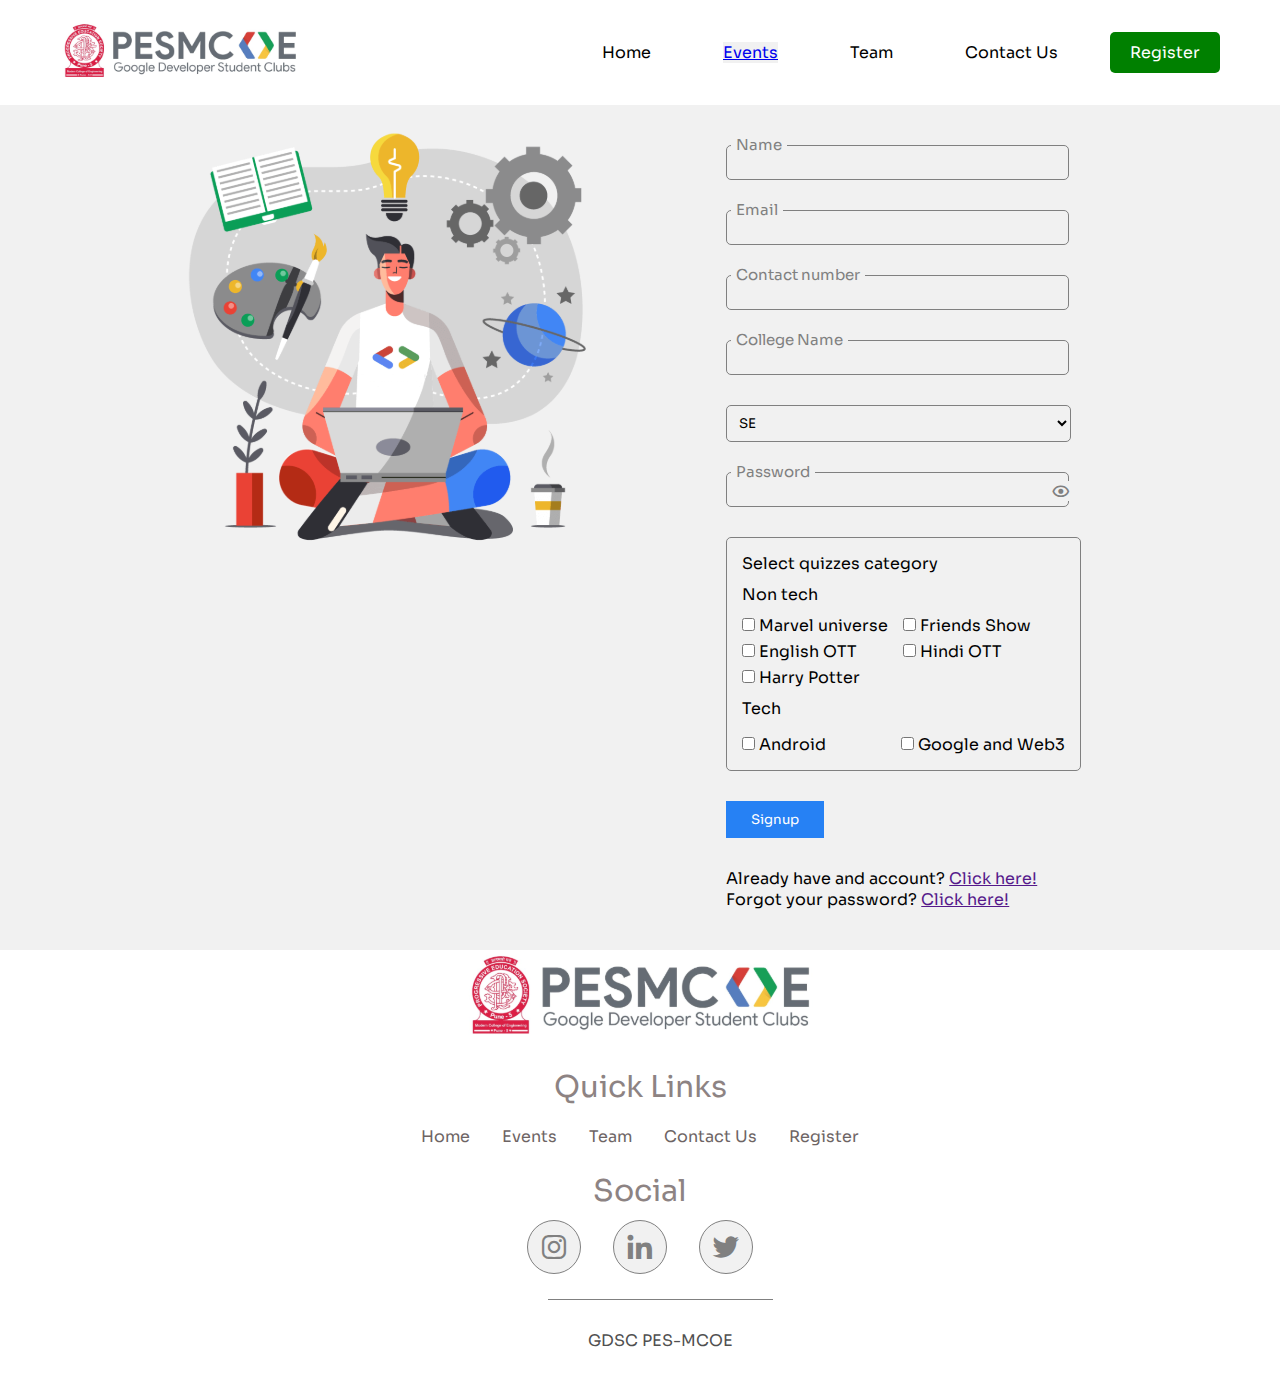
<file: ABC/register.html>
<!DOCTYPE html>
<html lang="en">
  <head>
    <meta charset="UTF-8" />
    <meta http-equiv="X-UA-Compatible" content="IE=edge" />
    <meta name="viewport" content="width=device-width, initial-scale=1.0" />
    <link rel="stylesheet" href="style.css" />
    <link
      href="https://unpkg.com/boxicons@2.1.4/css/boxicons.min.css"
      rel="stylesheet"
    />

    <title>Document</title>
  </head>
  <body>
    <div>
      <div class="navbar">
        <div class="img_div"><img src="./img/logo.svg" /></div>
        <div class="nav_menu">
          <div>Home</div>
          <div><a href="events.html">Events</a></div>
          <div>Team</div>
          <div>Contact Us</div>
          <div class="btn">Register</div>
        </div>
      </div>

      <div class="registration_form">
        <div class="register_img">
         <img src="./img/home-hero.svg" >
        </div>
        <div class="main_registration">
            <div class="input_container">
                <div class="registration_input">
                    <input type="text">
                </div>
                <div class="registration_label">
                    <label for="name">Name</label>
                </div>
            </div>
            <div class="input_container">
                <div class="registration_input">
                    <input type="text">
                </div>
                <div class="registration_label">
                    <label for="name">Email</label>
                </div>
            </div>
            <div class="input_container">
                <div class="registration_input">
                    <input type="text">
                </div>
                <div class="registration_label">
                    <label for="name">Contact number</label>
                </div>
            </div>
            <div class="input_container">
                <div class="registration_input">
                    <input type="text">
                </div>
                <div class="registration_label">
                    <label for="name">College Name</label>
                </div>
            </div>
            <div class="input_container">
                <select name="" id="">
                    <option value="" disabled>Select your year</option>
                    <option value="">SE</option>
                    <option value="">TE</option>
                    <option value="">BE</option>

                </select>
            </div>
            <div class="input_container">
                <div class="registration_input">
                    <input type="text">
                    <i class='bx bx-show'></i>
                </div>
                <div class="registration_label">
                    <label for="name">Password  </label>
                </div>
            </div>
            <div class="quiz">
                <p>
                    Select quizzes category       </p>
                    <p>Non tech</p>
                    <div class="quiz_category" >
                    
                    <div class="quiz_1">
                        <div>
                            <input type="checkbox" name="" id="">
                        <label for="">Marvel universe</label>
                        </div>
                        <div>
                            <input type="checkbox" name="" id="">
                        <label for="">English OTT</label>
                        </div>
                        <div>
                            <input type="checkbox" name="" id="">
                        <label for="">Harry Potter</label>
                        </div>
                    </div>

                    <div class="quiz_1">
                        <div>
                            <input type="checkbox" name="" id="">
                        <label for="">Friends Show</label>
                        </div>
                        <div>
                            <input type="checkbox" name="" id="">
                        <label for="">Hindi OTT</label>
                        </div> 
                    </div>
                    </div>
                    <div class="quiz_1">
                        <p  class="tech">Tech</p>
                        <div class="quiz_category">
                            <div>
                                <input type="checkbox" name="" id="">
                                <label for="">Android</label>
                            </div>
                            <div class="web">
                                <input type="checkbox" name="" id="">
                                <label for="">Google and Web3</label>
                            </div>
                        </div>
                    </div>
            </div>
            <div >
                <button class="signup">Signup</button>
            </div>
            <div class="links_1">
                <div>Already have and account? <a href="">Click here!</a></div>
                <div>Forgot your password? <a href="">Click here!</a></div>
            </div>
        </div>
      </div>
      


















    <div class="footer">
      <div class="logo">
        <img src="./img/logo.svg" alt="" />
      </div>
      <div>
        <p class="links">Quick Links</p>
      </div>
      <div class="footer_1">
        <div>Home</div>
        <div>Events</div>
        <div>Team</div>
        <div>Contact Us</div>
        <div>Register</div>
      </div>
      <div>
        <p class="h1">Social</p>
      </div>
      <div class="social_links">
        <div><i class='bx bxl-instagram'></i></div>
        <div><i class='bx bxl-linkedin'></i></div>
        <div><i class='bx bxl-twitter' ></i></div>
      </div>
      <div>
        <p class="copyright">GDSC PES-MCOE</p>
      </div>
    </div>
  </body>
</html>
</file>
<file: ABC/style.css>
@import url('https://fonts.googleapis.com/css2?family=Sora:wght@200;400;600;800&display=swap');
*{
    margin: 0;
    padding: 0;
    background-color: rgb(241, 241, 241);
    font-family: "Sora";
}
.navbar{
    display: flex;
    justify-content: space-between;
    align-items: center;
    padding: 20px 60px;
    background-color: white;

}
.navbar img{
    width: 15rem;
    background-color: white;

}
.navbar .nav_menu{
    display: flex;
    gap: 2rem;
    background-color: white;
}
.btn{
    background-color: green !important; 
    color: white;
    border-radius: 5px;

}
.nav_menu div{
    padding: 10px 20px;
    background-color: white;
}
.green{
    color: #019b4d;
}
.blue{
    color: #2681f4;
}
.heading{
    font-size: 6rem;
    font-weight: 600;
    margin-left: 5rem;
}
.yellow{
    color:  #f7b401;
}
.red{
    color: #f62b24;
}
.img_div{
    background-color: white;
}
.btn_1{
   padding: 10px 20px;
   background-color: #2681f4; 
    color: white;
    border-radius: 5px;
    border: none;
    outline: none;

}
.button_div{
    margin-top: 15px;
    margin-left: 5rem;
}
.gen_info{
    margin-left: 5rem;
    color: rgb(88, 86, 86);
}
.hero_sec{
    display: flex;
}
.hero_img img{
    width: 35rem ;
}
.hero_img {
    margin-right: 5rem;
}
.para{
    margin-bottom: 10px;
}
.span_letters{
    color: #373737;
    font-size: 2.5rem;
    font-weight: 400;
    margin-bottom: 40px;
    text-align: center;
}
.line{
    height: 3px;
    width: 60px;
    background-color: #0fbe35;
   margin-bottom: 30px;
}
.main_div{
    align-items: center;
    display: flex;
    flex-direction: column;
    justify-content: center;
    padding: 80px 5rem;
}
.main_div p{
    color: rgb(128, 123, 123);
    padding: 10px 130px;
}
.main_div img{
    width: 600px;
    margin-bottom: 20px;
    margin-top: 20px;

}
.btn-2{
    padding: 10px 20px;
    background-color: #2681f4; 
    color: white;
    border-radius: 5px;
    border: none;
    outline: none;
}
.main_last{
    align-items: center;
    background: #ececec73;
    display: flex;
    justify-content: center;
    padding: 0 8rem;
}
.main_last h3{
    color: #373737;
    font-weight: 400;
    font-size: 1.5rem;
    margin-bottom: 10px;
}
.main_last .color{
    font-size: 1.3rem;
    font-weight: 400;
    letter-spacing: 0.8px;
    margin-bottom: 10px;
}
.main_last p{
    color: rgb(128, 123, 123);
   
  
}
.main_last img{
    background: #ececec73;}
.btn-3{
    padding: 10px 20px;
    background-color: #2681f4; 
    color: white;
    border-radius: 5px;
    border: none;
    outline: none;
    margin-top: 10px;
}
.maps{
    z-index: 100;
    
    width: 100%;
    margin: 0;
    padding: 0;
}
.logo img{
    width: 350px;
    background-color: white;
}
.footer{
    align-items: center;
    background-color: white;

    display: flex;
    flex-direction: column;
    justify-content: center;
    
    
}
.links {    
    color: rgb(141, 131, 131);
    font-size: 30px;
    margin-top: 25px;
    text-align: center;
    background-color: white;
}
.footer_1{
    color: rgb(109, 100, 100);
    display: flex;
    gap: 2rem;
    margin-top: 20px;
    background-color: white;

}
.h1{
    color: rgb(141, 131, 131);
    font-size: 30px;
    margin-top: 25px;
    text-align: center;
    background-color: white;

}
.copyright{
    border-top: 1px solid gray;
    width: 100%;
    color: #505050;
    background-color: white;
    margin-top: 25px;
    padding: 30px 20px;
    text-align: center;
}
.footer div,.footer p{
    background-color: white;
}
.footer_1 div:hover{
    color: red ;
}
.symbol{
    color: white;
    background-color: #2681f4;
}
.social_links{
    display: flex;
    align-items: center;
    gap: 2rem;
    font-size: 2rem;
    margin-top: 10px;
    color: gray;

}
.social_links div i{
    border: 1px solid gray;
    padding: 10px ;
    border-radius: 100px;
}
.registration_form{
    display: flex;
    justify-content: space-around;
}
.register_img img{
    width: 30rem;
    margin-left: 100px;
}
.registration_input input{
    width: 325px;
    padding: 8px;
    border-radius: 5px;
    border: 1px solid gray;
    outline: none;
}
.main_registration{
    margin-top: 40px;
    display: flex;
    flex-direction: column;
    gap: 30px;
    margin-right: 150px;
}
.input_container{
    position: relative;
}
.registration_label label {
    position: absolute;
    top: -10px;
    left: 5px;
    z-index: 100;
    padding: 0px 5px;
    color: gray;
    font-size: 15px;
}
.registration_input i{
    position: absolute;
    top: 9px;
    right: 10px;
    color: gray;
    font-size: 20px;
}
.input_container select{
    width: 345px;
    padding: 8px;
    border-radius: 5px;
    border: 1px solid gray;
    outline: none;
}
.quiz{
    border: 1px solid gray;
    padding: 15px;
    border-radius: 5px;
}
.quiz_category{
    display: flex;
    gap: 15px;
}
.quiz_1{
    display: flex;
    flex-direction: column;
    gap: 5px;
}
.quiz p{
    margin-bottom: 10px;
}
.tech{
    margin-top: 10px;
}
.web{
    margin-left: 60px;
}
.signup{
    padding: 10px 25px;
    color: white;
    background-color: #2681f4;
    border: none;
}
.links_1{
    margin-bottom: 40px;
}
.btn a{
    text-decoration: none;
    background-color: green;
    color: white;
}
.upcoming{
    color: #333;
    font-size: 40px;
    font-weight: 400;
    margin: 20px 10px;
    text-align: center;
}
.new_line{
    height: 3px;
    width: 60px;
    background-color: #ce1b1b;
   margin-bottom: 30px;
   
}
.event{
    align-items: center;
    display: flex;
    flex-direction: column;
    justify-content: center;
    padding: 70px 5rem;
}
.event_1{
    display: flex;
    gap: 15px;
    margin-bottom: 10px;
}
.img_1 img{
    width: 35rem;
    margin-left: 100px;
    
}
.para_1 p{
    color: #333;
    font-size: 15px;
    font-weight: 300;
    margin-top: 15px;
    text-align: left;
}
.line_3{
    background: #b4a9a9;
    height: 1px;
    margin-top: 40px;
    width: 100%;
}
.btn_5{
    padding: 10px 20px;
    background-color: green; 
    color: white;
    border-radius: 5px;
    border: none;
    outline: none;
    margin-top: 20px;

}
.para_2 p{
    color: #333;
    font-size: 15px;
    font-weight: 300;
    margin-top: 15px;
    text-align: left;
}
.orientation{
    color: #333;
    font-size: 2rem;
    font-weight: 300;
}
.para_3{
    color: #333;
    font-size: 15px;
    font-weight: 300;
    margin-top: 15px;
    text-align: left;
}
.schedule{
    margin-top: 15px ;
    font-size: 15px !important;
    color: black !important;
    font-weight: 500 !important;
}
.android{
    font-size: 40px;
}

.schedule_1{
    margin-top: 15px;
    font-size: 20px !important;
    color: black ;
}
.contact{
    display: flex;
    flex-direction: column;
    gap: 1rem;
    justify-content: center;
    align-items: center;
}
.span{
    display: flex;
    font-size: 40px;
    font-weight: 600;
}
h4{
    font-size: 20px;
    color: #333;
   
    font-weight: 400;
}
.last_contact{
    display: flex;
    margin-left: 150px;
    margin-bottom: 50px;
}
.name{
    color: rgb(175, 175, 182);
    font-size: 14px;

}

.placeholder{
    height: 50px;
    width: 100%;
    margin: 12px 0px;
}
.placeholder input{
    padding: 10px;
    width: 500px;
}
.placeholder textarea{
    padding: 20px;
    width: 500px;
}
.main{
    margin-left: 90px;
}
.line_1{
    height: 3px;
    width: 100px;
   
    background-color: #0fbe35;
   margin-bottom: 30px;
    
}
</file>
<file: portfolio/style.css>
@import url('https://fonts.googleapis.com/css2?family=Sora:wght@100;200;300;400;500;600;700;800&display=swap');
*{
    margin: 0;
    padding: 0;
    font-family: Sora;
}
.main{
    display: flex;
    justify-content: space-between;
    padding: 40px 170px;

}
.nav{
    display: flex;
    gap: 25px;
}
.main .heading{
    font-weight: bold;
}
.home__img {
    background: url(Praju.jpg);
    background-repeat: no-repeat;
    background-position: center;
    background-size: cover;
    box-shadow: inset 0 0 0 9px rgb(255 255 255/ 30%);
    order: 1;
    justify-self: center;
    width: 300px;
    height: 300px;
    animation: profile__animate 8s ease-in-out infinite 1s;
}

@keyframes profile__animate {
    0% {
        border-radius: 60% 40% 30% 70% / 60% 30% 70% 40%;
    }

    50% {
        border-radius: 30% 60% 70% 40% / 50% 60% 30% 60%;
    }

    100% {
        border-radius: 60% 40% 30% 70% / 60% 30% 70% 40%;
    }

}

.home{
    display: flex;
    gap: 5rem;
    padding: 20px 170px;
    
}

.home_links{
    display: flex;
    flex-direction: column;
    gap: 20px;
    align-items: center;
    justify-content: center;
    font-size: 20px;
}
.home_main .head{
    font-size: 25px;
    margin-bottom: 10px;
}
.home_position {
    font-size: 1.25rem;
    margin-bottom: 10px;
}
.home_main{
    margin-left: 60px;
}
.home_button button{
    color: white;
    background-color: #333;
    border: none;
    border-radius: 10px;
    padding: 15px 30px;
    display: flex;
    align-items: center;
    gap: 5px;
    margin-bottom: 10px;
    font-size: 17px;
}
.home_scroll{
    display: flex;
    align-items: center;
    font-weight: bold;

}
.about{
    display: flex;
    justify-content: space-around;
    gap: 110px;
    padding: 20px 170px;
}
.about img{
    width: 400px;
    height: 400px;
    border-radius: 20px;
}
.about .about_skill{
    display: flex;
    flex-direction: column;
    gap: 7px;
    border: 1px solid rgb(206, 205, 205);
    border-radius: 10px;
    justify-content: center;
    text-align: center;
    padding: 1rem 1.25rem;
    }
.about_main .about_flex{
    display: flex;
    gap: 2rem;
    
}

.download_btn button{
    display: flex;
    justify-content: center;
    align-items: center;
    padding: 15px 30px;
    color: white;
    background-color: #333;
    border: none;
    border-radius: 15px;
    margin-top: 35px;
}
.skills{
    padding: 30px 140px;
}
.skills_1{
    display: flex;
}
.multiple_skill{
    display: flex;
    gap: 40px;
}
.front_skill{
    border: 1px solid gray;
    padding: 2rem 4rem;
    border-radius: 10px;
}
.skill_flex{
    
    padding: 30px 170px;
    display: flex;
    justify-content: center;
    align-items: center;
    gap: 70px;
}
.pruthvi{
    display: flex;
    flex-direction: column;
    gap: 10px;
}
</file>
<file: project/style.css>
*{
    margin: 0;
    padding: 0;
}
.container{
    height: 100vh;
    width: 100%;
    background-image: url(./img/background.png);
    background-position: center;
    background-size: cover;
    padding-left: 5%;
    padding-right: 5%;
    box-sizing: border-box;
    position: relative;
}
.navbar{
    width: 100%;
    height: 15vh;
    margin: auto;
    display: flex;
    align-items: center;
}
.logo{
    width: 160px;
    cursor: pointer;
}
.cart{
    width: 40px;
    cursor: pointer;
}
nav{
    flex: 1;
    padding-left: 60px;
}
nav ul li{
    display: inline-block;
    list-style: none;
    margin: 0px 20px;
}
nav ul li a{
    text-decoration: none;
    color: #333;
}
.content h1{
    font-size: 60px;
    font-weight: 100;
    margin-top: 24px;
    margin-bottom: 15px;
    color: #232d60;

}
.content p{
    font-size: 20px;
    color: #6a7199;

}
.content{
    margin-left: 10%;
    margin-top: 10%;
}
.content .btn{
    display: inline-block;
    background: linear-gradient(45deg, #87adfe, #ff77cd);
    border-radius: 6px;
    padding: 10px 20px;
    box-sizing: border-box;
    text-decoration: none;
    color: white;
    box-shadow: 3px 8px 22px rgba(94,28,68,0.15);

}
.arrow-icons{
    margin-top: 40px;
    display: flex;
}
.arrow-icons img{
    width: 40px;
    margin-right: 25px;
} 
.feature-img{
    height: 90%;
    position: absolute;
    bottom: 0;
    right: 160px;
}
.social-links{
    transform: rotate(-90deg);
    position: absolute;
    left: -80px;
    bottom: 180px;
}
.social-links a{
    text-decoration: none;
    color: #6a7199;
    padding-right: 20px;
    font-size: 14px;
}
</file>
<file: project1/style.css>
*{
    margin: 0;
    padding: 0;
}
.container{
    height: 100vh;
    width: 100%;
    background: none;
    padding-left: 5%;
    padding-right: 5%;
    box-sizing: border-box;
    position: relative;
    
}
.navbar{
    display: flex;
    justify-content: space-between;
    align-items: center;
    gap: 400px;

}
.navbar nav{
    flex: 1;
    padding-left: 60px;
}
.navbar img{
    width: 15rem;
}
.navbar nav ul li{
    display: inline-block;
    list-style: none;
    margin: 0px 20px;
}
.navbar nav ul li a{
    text-decoration: none;
    color: #333;
}
.navbar .btn{
    display: inline-block;
    background: green;
    border-radius: 6px;
    padding: 10px 20px;
    box-sizing: border-box;
    text-decoration: none;
    color: white;
    
}
.content h1{
    font-size: 80px;
    font-weight: 100;
    margin-top: 24px;
    margin-bottom: 15px;
    color: black;

}
.content p{
    font-size: 20px;
    color: #14151b;
    text-decoration: solid;

}
.content .btn-1{
    display: inline-block;
    background: rgb(41, 41, 226);
    border-radius: 6px;
    padding: 10px 20px;
    box-sizing: border-box;
    text-decoration: none;
    color: white;
}
.feature-img{
    height: 90%;
    position: absolute;
    bottom: 0;
    right: 160px;
}
.line h1{
    font-size: 60px;
    font-weight: 100;
    margin-top: 24px;
    margin-bottom: 15px;
    color: #0d0e14;
    text-align: center;

}
.line p{
    font-size: 20px;
    color: #14151b;
    text-decoration: solid;
    text-align: center;
}
.icon{
   display: block;
   margin-left: auto;
   margin-right: auto;
   width: 50%;
}
.btn-2{
    display: inline-block;
    background: rgb(41, 41, 226);
    border-radius: 6px;
    padding: 10px 20px;
    box-sizing: border-box;
    text-decoration: none;
    color: white;
}
.main h3{
    font-size: 30px;
    font-weight: 100;
    margin-top: 24px;
    margin-bottom: 15px;
    color: #121214;
    text-align: center;


}
.main h4{
    font-size: 20px;
    font-weight: 100;
    margin-top: 24px;
    margin-bottom: 15px;
    color: #d868ad;
    text-align: center;

}
   
.main p{
    font-size: 20px;
    color: #2f3035;
    text-decoration: solid;
    text-align: center;
}
.main .btn-3{
    text-align: center;
    background: rgb(41, 41, 226);
    border-radius: 6px;
    padding: 10px 20px;
    box-sizing: border-box;
    text-decoration: none;
    color: white;
}

.demo img{
    width: 15rem;
  
}

.demo h3{
    font-size: 30px;
    font-weight: 100;
    margin-top: 24px;
    margin-bottom: 15px;
    color: #0e0c0d;
    text-align: center;

}
.demo nav{
    flex: 1;
    padding-left: 60px;
}
.demo nav ul li{
    display: inline-block;
    list-style: none;
    margin: 0px 20px;
}
.demo nav ul li a{
    text-decoration: none;
    color: #333;
}
</file>
<file: ABC/style2.css>
@import url('https://fonts.googleapis.com/css2?family=Sora:wght@200;400;600;800&display=swap');
*{
    margin: 0;
    padding: 0;

    font-family: "Sora";
}
.navbar{
    display: flex;
    justify-content: space-between;
    align-items: center;
    padding: 20px 60px;
    background-color: white;

}
.navbar img{
    width: 15rem;
    background-color: white;

}
.navbar .nav_menu{
    display: flex;
    gap: 2rem;
    background-color: white;
}
.btn{
    background-color: green !important; 
    color: white;
    border-radius: 5px;

}
.nav_menu div{
    padding: 10px 20px;
    background-color: white;
}
.green{
    color: #019b4d;
}
.blue{
    color: #2681f4;
}
.heading{
    font-size: 6rem;
    font-weight: 600;
    margin-left: 5rem;
}
.yellow{
    color:  #f7b401;
}
.red{
    color: #f62b24;
}
.img_div{
    background-color: white;
}
.btn_1{
   padding: 10px 20px;
   background-color: #2681f4; 
    color: white;
    border-radius: 5px;
    border: none;
    outline: none;

}
.button_div{
    margin-top: 15px;
    margin-left: 5rem;
}
.gen_info{
    margin-left: 5rem;
    color: rgb(88, 86, 86);
}
.hero_sec{
    display: flex;
}
.hero_img img{
    width: 35rem ;
}
.hero_img {
    margin-right: 5rem;
}
.para{
    margin-bottom: 10px;
}
.span_letters{
    color: #373737;
    font-size: 2.5rem;
    font-weight: 400;
    margin-bottom: 40px;
    text-align: center;
}
.line{
    height: 3px;
    width: 60px;
    background-color: #0fbe35;
   margin-bottom: 30px;
}
.main_div{
    align-items: center;
    display: flex;
    flex-direction: column;
    justify-content: center;
    padding: 80px 5rem;
}
.main_div p{
    color: rgb(128, 123, 123);
    padding: 10px 130px;
}
.main_div img{
    width: 600px;
    margin-bottom: 20px;
    margin-top: 20px;

}
.btn-2{
    padding: 10px 20px;
    background-color: #2681f4; 
    color: white;
    border-radius: 5px;
    border: none;
    outline: none;
}
.main_last{
    align-items: center;
    background: #ececec73;
    display: flex;
    justify-content: center;
    padding: 0 8rem;
}
.main_last h3{
    color: #373737;
    font-weight: 400;
    font-size: 1.5rem;
    margin-bottom: 10px;
}
.main_last .color{
    font-size: 1.3rem;
    font-weight: 400;
    letter-spacing: 0.8px;
    margin-bottom: 10px;
}
.main_last p{
    color: rgb(128, 123, 123);
   
  
}
.main_last img{
    background: #ececec73;}
.btn-3{
    padding: 10px 20px;
    background-color: #2681f4; 
    color: white;
    border-radius: 5px;
    border: none;
    outline: none;
    margin-top: 10px;
}
.maps{
    z-index: 100;
    
    width: 100%;
    margin: 0;
    padding: 0;
}
.logo img{
    width: 350px;
    background-color: white;
}
.footer{
    align-items: center;
    background-color: white;

    display: flex;
    flex-direction: column;
    justify-content: center;
    
    
}
.links {    
    color: rgb(141, 131, 131);
    font-size: 30px;
    margin-top: 25px;
    text-align: center;
    background-color: white;
}
.footer_1{
    color: rgb(109, 100, 100);
    display: flex;
    gap: 2rem;
    margin-top: 20px;
    background-color: white;

}
.h1{
    color: rgb(141, 131, 131);
    font-size: 30px;
    margin-top: 25px;
    text-align: center;
    background-color: white;

}
.copyright{
    border-top: 1px solid gray;
    width: 100%;
    color: #505050;
    background-color: white;
    margin-top: 25px;
    padding: 30px 20px;
    text-align: center;
}
.footer div,.footer p{
    background-color: white;
}
.footer_1 div:hover{
    color: red ;
}
.symbol{
    color: white;
    background-color: #2681f4;
}
.social_links{
    display: flex;
    align-items: center;
    gap: 2rem;
    font-size: 2rem;
    margin-top: 10px;
    color: gray;

}
.social_links div i{
    border: 1px solid gray;
    padding: 10px ;
    border-radius: 100px;
}
.registration_form{
    display: flex;
    justify-content: space-around;
}
.register_img img{
    width: 30rem;
    margin-left: 100px;
}
.registration_input input{
    width: 325px;
    padding: 8px;
    border-radius: 5px;
    border: 1px solid gray;
    outline: none;
}
.main_registration{
    margin-top: 40px;
    display: flex;
    flex-direction: column;
    gap: 30px;
    margin-right: 150px;
}
.input_container{
    position: relative;
}
.registration_label label {
    position: absolute;
    top: -10px;
    left: 5px;
    z-index: 100;
    padding: 0px 5px;
    color: gray;
    font-size: 15px;
}
.registration_input i{
    position: absolute;
    top: 9px;
    right: 10px;
    color: gray;
    font-size: 20px;
}
.input_container select{
    width: 345px;
    padding: 8px;
    border-radius: 5px;
    border: 1px solid gray;
    outline: none;
}
.quiz{
    border: 1px solid gray;
    padding: 15px;
    border-radius: 5px;
}
.quiz_category{
    display: flex;
    gap: 15px;
}
.quiz_1{
    display: flex;
    flex-direction: column;
    gap: 5px;
}
.quiz p{
    margin-bottom: 10px;
}
.tech{
    margin-top: 10px;
}
.web{
    margin-left: 60px;
}
.signup{
    padding: 10px 25px;
    color: white;
    background-color: #2681f4;
    border: none;
}
.links_1{
    margin-bottom: 40px;
}
.btn a{
    text-decoration: none;
    background-color: green;
    color: white;
}
.upcoming{
    color: #333;
    font-size: 40px;
    font-weight: 400;
    margin: 20px 10px;
    text-align: center;
}
.new_line{
    height: 3px;
    width: 60px;
    background-color: #ce1b1b;
   margin-bottom: 30px;
   
}
.event{
    align-items: center;
    display: flex;
    flex-direction: column;
    justify-content: center;
    padding: 70px 5rem;
}
.event_1{
    display: flex;
    gap: 15px;
    margin-bottom: 10px;
}
.img_1 img{
    width: 35rem;
    margin-left: 100px;
    
}
.para_1 p{
    color: #333;
    font-size: 15px;
    font-weight: 300;
    margin-top: 15px;
    text-align: left;
}
.line_3{
    background: #b4a9a9;
    height: 1px;
    margin-top: 40px;
    width: 100%;
}
.btn_5{
    padding: 10px 20px;
    background-color: green; 
    color: white;
    border-radius: 5px;
    border: none;
    outline: none;
    margin-top: 20px;

}
.para_2 p{
    color: #333;
    font-size: 15px;
    font-weight: 300;
    margin-top: 15px;
    text-align: left;
}
.orientation{
    color: #333;
    font-size: 2rem;
    font-weight: 300;
}
.para_3{
    color: #333;
    font-size: 15px;
    font-weight: 300;
    margin-top: 15px;
    text-align: left;
}
.schedule{
    margin-top: 15px ;
    font-size: 15px !important;
    color: black !important;
    font-weight: 500 !important;
}
.android{
    font-size: 40px;
}

.schedule_1{
    margin-top: 15px;
    font-size: 20px !important;
    color: black ;
}
.contact{
    display: flex;
    /* justify-content: space-around; */
    gap: 50px;
    padding: 20px 50px;
    /* border: 1px solid ; */
    background-color: white;
    border-radius: 5px;
    box-shadow: 0 5px 10px rgb(0 0 0 / 20%);
    margin: 4rem 7rem;
}
.contact_social{
    display: flex;
    flex-direction: column;
    width: 200px;
    text-align: center;
    align-items: center;
    margin-left: 50px;
    margin-top: 30px;
}
.contact_social i{
    font-size: 30px;
    color: #2681f4;
}
.contact_head{
    font-size: 18px;
}
.contact_info{
    font-size: 14px;
    color: #b4a9a9
}
.contact_main{
    font-size: 30px;
    font-weight: 600;

}
.contact_input input{
    width: 600px;
    padding: 10px;
    background-color: #f0f1f8;
    border: none;
    outline: none;
    border-radius: 5px;
}
textarea{
    width: 600px;
    padding: 10px;
    background-color: #f0f1f8;
    border: none;
    outline: none;
    border-radius: 5px;
    resize: none;
    height: 100px;
}
.contact_inputmain{
    display: flex;
    flex-direction: column;
    gap: 10px;

}
.contact_btn{
    padding: 10px 20px;
    margin-top: 10px;
    background-color: #2681f4;
    border: none;
    border-radius: 5px;
    color: white;
}
a{
    text-decoration: none;
    color: black;
}
</file>
<file: ABC/style1.css>
@import url('https://fonts.googleapis.com/css2?family=Sora:wght@200;400;600;800&display=swap');
*{
    margin: 0;
    padding: 0;
    font-family: "Sora";
}
.navbar{
    display: flex;
    justify-content: space-between;
    align-items: center;
    padding: 20px 60px;
    background-color: white;

}
.navbar img{
    width: 15rem;
    background-color: white;

}
.navbar .nav_menu{
    display: flex;
    gap: 2rem;
    background-color: white;
}
.btn{
    background-color: green !important; 
    color: white;
    border-radius: 5px;

}
.nav_menu div{
    padding: 10px 20px;
    background-color: white;
}
.green{
    color: #019b4d;
}
.blue{
    color: #2681f4;
}
.heading{
    font-size: 6rem;
    font-weight: 600;
    margin-left: 5rem;
}
.yellow{
    color:  #f7b401;
}
.red{
    color: #f62b24;
}
.img_div{
    background-color: white;
}
.btn_1{
   padding: 10px 20px;
   background-color: #2681f4; 
    color: white;
    border-radius: 5px;
    border: none;
    outline: none;

}
.button_div{
    margin-top: 15px;
    margin-left: 5rem;
}
.gen_info{
    margin-left: 5rem;
    color: rgb(88, 86, 86);
}
.hero_sec{
    display: flex;
}
.hero_img img{
    width: 35rem ;
}
.hero_img {
    margin-right: 5rem;
}
.para{
    margin-bottom: 10px;
}
.span_letters{
    color: #373737;
    font-size: 2.5rem;
    font-weight: 400;
    margin-bottom: 40px;
    text-align: center;
}
.line{
    height: 3px;
    width: 60px;
    background-color: #0fbe35;
   margin-bottom: 30px;
}
.main_div{
    align-items: center;
    display: flex;
    flex-direction: column;
    justify-content: center;
    padding: 80px 5rem;
}
.main_div p{
    color: rgb(128, 123, 123);
    padding: 10px 130px;
}
.main_div img{
    width: 600px;
    margin-bottom: 20px;
    margin-top: 20px;

}
.btn-2{
    padding: 10px 20px;
    background-color: #2681f4; 
    color: white;
    border-radius: 5px;
    border: none;
    outline: none;
}
.main_last{
    align-items: center;
    background: #ececec73;
    display: flex;
    justify-content: center;
    padding: 0 8rem;
}
.main_last h3{
    color: #373737;
    font-weight: 400;
    font-size: 1.5rem;
    margin-bottom: 10px;
}
.main_last .color{
    font-size: 1.3rem;
    font-weight: 400;
    letter-spacing: 0.8px;
    margin-bottom: 10px;
}
.main_last p{
    color: rgb(128, 123, 123);
   
  
}
.main_last img{
    background: #ececec73;}
.btn-3{
    padding: 10px 20px;
    background-color: #2681f4; 
    color: white;
    border-radius: 5px;
    border: none;
    outline: none;
    margin-top: 10px;
}
.maps{
    z-index: 100;
    
    width: 100%;
    margin: 0;
    padding: 0;
}
.logo img{
    width: 350px;
    background-color: white;
}
.footer{
    align-items: center;
    background-color: white;

    display: flex;
    flex-direction: column;
    justify-content: center;
    
    
}
.links {    
    color: rgb(141, 131, 131);
    font-size: 30px;
    margin-top: 25px;
    text-align: center;
    background-color: white;
}
.footer_1{
    color: rgb(109, 100, 100);
    display: flex;
    gap: 2rem;
    margin-top: 20px;
    background-color: white;

}
.h1{
    color: rgb(141, 131, 131);
    font-size: 30px;
    margin-top: 25px;
    text-align: center;
    background-color: white;

}
.copyright{
    border-top: 1px solid gray;
    width: 100%;
    color: #505050;
    background-color: white;
    margin-top: 25px;
    padding: 30px 20px;
    text-align: center;
}
.footer div,.footer p{
    background-color: white;
}
.footer_1 div:hover{
    color: red ;
}
.symbol{
    color: white;
    background-color: #2681f4;
}
.social_links{
    display: flex;
    align-items: center;
    gap: 2rem;
    font-size: 2rem;
    margin-top: 10px;
    color: gray;

}
.social_links div i{
    border: 1px solid gray;
    padding: 10px ;
    border-radius: 100px;
}
.registration_form{
    display: flex;
    justify-content: space-around;
}
.register_img img{
    width: 30rem;
    margin-left: 100px;
}
.registration_input input{
    width: 325px;
    padding: 8px;
    border-radius: 5px;
    border: 1px solid gray;
    outline: none;
}
.main_registration{
    margin-top: 40px;
    display: flex;
    flex-direction: column;
    gap: 30px;
    margin-right: 150px;
}
.input_container{
    position: relative;
}
.registration_label label {
    position: absolute;
    top: -10px;
    left: 5px;
    z-index: 100;
    padding: 0px 5px;
    color: gray;
    font-size: 15px;
}
.registration_input i{
    position: absolute;
    top: 9px;
    right: 10px;
    color: gray;
    font-size: 20px;
}
.input_container select{
    width: 345px;
    padding: 8px;
    border-radius: 5px;
    border: 1px solid gray;
    outline: none;
}
.quiz{
    border: 1px solid gray;
    padding: 15px;
    border-radius: 5px;
}
.quiz_category{
    display: flex;
    gap: 15px;
}
.quiz_1{
    display: flex;
    flex-direction: column;
    gap: 5px;
}
.quiz p{
    margin-bottom: 10px;
}
.tech{
    margin-top: 10px;
}
.web{
    margin-left: 60px;
}
.signup{
    padding: 10px 25px;
    color: white;
    background-color: #2681f4;
    border: none;
}
.links_1{
    margin-bottom: 40px;
}
.btn a{
    text-decoration: none;
    background-color: green;
    color: white;
}
.upcoming{
    color: #333;
    font-size: 40px;
    font-weight: 400;
    margin: 20px 10px;
    text-align: center;
}
.new_line{
    height: 3px;
    width: 60px;
    background-color: #ce1b1b;
   margin-bottom: 30px;
   
}
.event{
    align-items: center;
    display: flex;
    flex-direction: column;
    justify-content: center;
    padding: 70px 5rem;
}
.event_1{
    display: flex;
    gap: 15px;
    margin-bottom: 10px;
    margin-right: 40px;
}
.img_1 img{
    width: 35rem;
    margin-left: 100px;
    
}
.para_1 p{
    color: #333;
    font-size: 15px;
    font-weight: 300;
    margin-top: 15px;
    text-align: left;
}
.line_3{
    background: #b4a9a9;
    height: 1px;
    margin-top: 40px;
    width: 100%;
}
.btn_5{
    padding: 10px 20px;
    background-color: green; 
    color: white;
    border-radius: 5px;
    border: none;
    outline: none;
    margin-top: 20px;

}
.para_2 p{
    color: #333;
    font-size: 15px;
    font-weight: 300;
    margin-top: 15px;
    text-align: left;
}


.para_3{
    color: #333;
    font-size: 15px;
    font-weight: 300;
    margin-top: 15px;
    text-align: left;
}
.schedule{
    margin-top: 15px ;
    font-size: 15px !important;
    color: black !important;
    font-weight: 500 !important;
}

h2{
    color: #333;
    font-size: 35px;
    font-weight: 400;
}
a{
    text-decoration: none;
    color: black;
}
</file>
